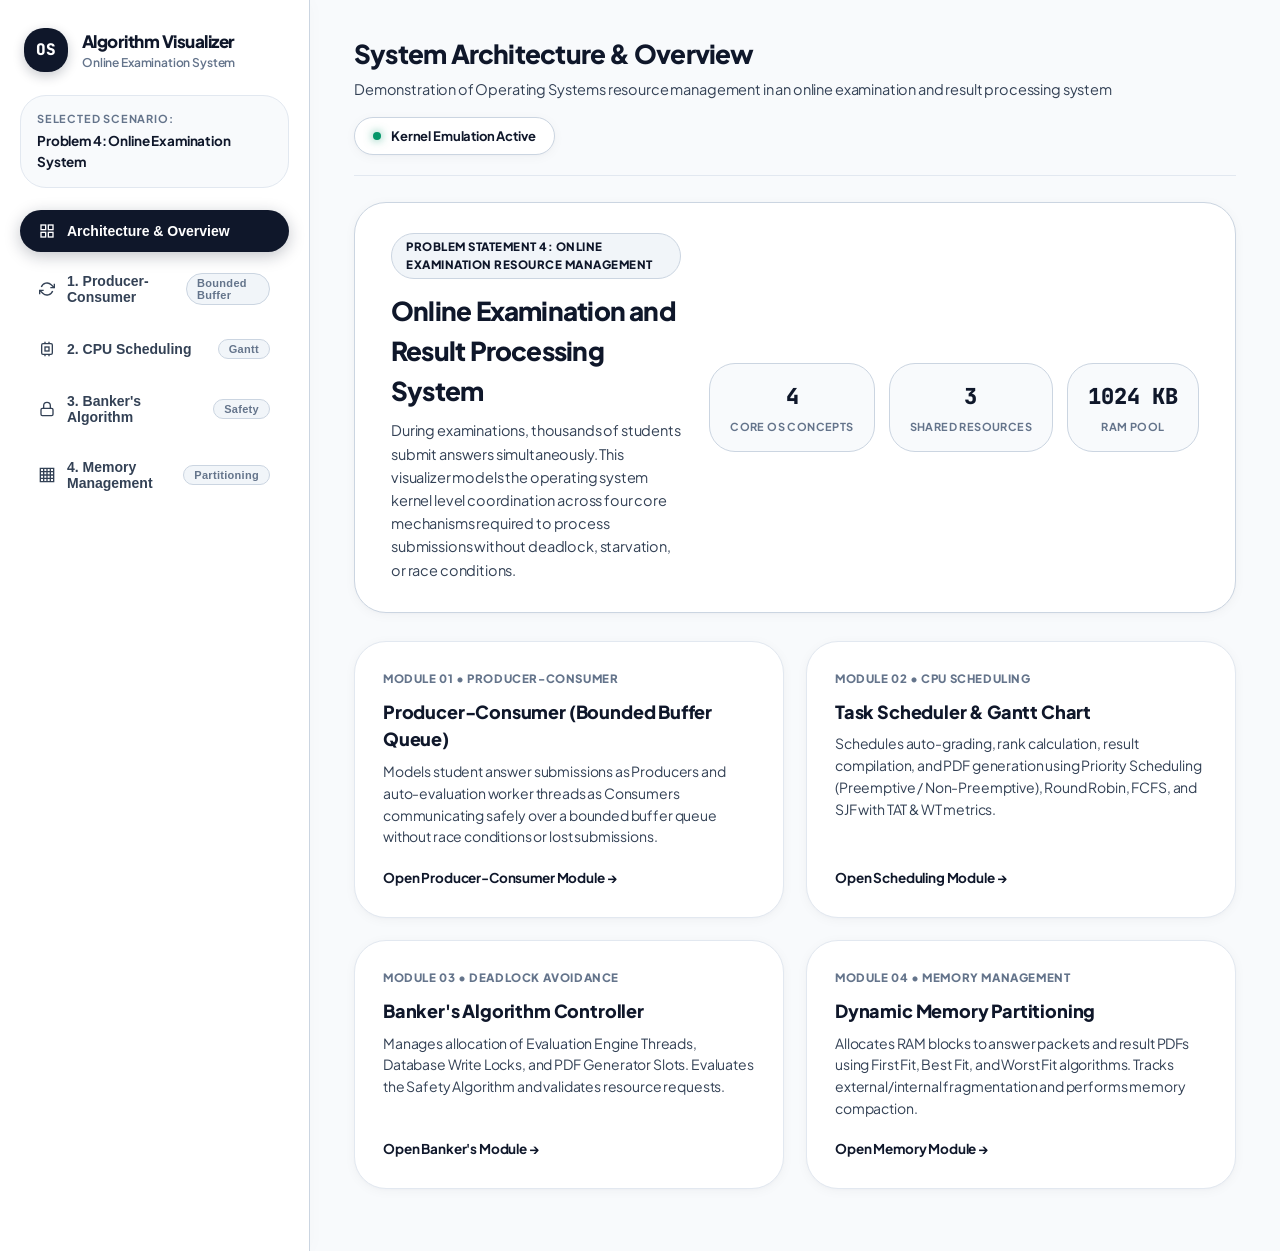
<file: index.html>
<!DOCTYPE html>
<html lang="en">
<head>
  <meta charset="UTF-8">
  <meta name="viewport" content="width=device-width, initial-scale=1.0">
  <title>Operating Systems Resource Management — Online Examination System</title>
  <link rel="preconnect" href="https://fonts.googleapis.com">
  <link rel="preconnect" href="https://fonts.gstatic.com" crossorigin>
  <link href="https://fonts.googleapis.com/css2?family=Plus+Jakarta+Sans:wght@300;400;500;600;700;800&family=JetBrains+Mono:wght@400;500;600&display=swap" rel="stylesheet">
  <link rel="stylesheet" href="style.css">
</head>
<body>
  <div class="app-layout">
    <!-- Sidebar Navigation -->
    <aside class="sidebar">
      <div class="brand">
        <div class="brand-badge">OS</div>
        <div class="brand-text">
          <h1>Algorithm Visualizer</h1>
          <span class="subtitle">Online Examination System</span>
        </div>
      </div>

      <div class="scenario-badge">
        <span class="badge-label">Selected Scenario:</span>
        <span class="badge-title">Problem 4: Online Examination System</span>
      </div>

      <nav class="nav-menu">
        <button class="nav-item active" data-tab="dashboard">
          <svg viewBox="0 0 24 24" width="16" height="16" fill="none" stroke="currentColor" stroke-width="2"><rect x="3" y="3" width="7" height="7"></rect><rect x="14" y="3" width="7" height="7"></rect><rect x="14" y="14" width="7" height="7"></rect><rect x="3" y="14" width="7" height="7"></rect></svg>
          <span>Architecture & Overview</span>
        </button>
        <button class="nav-item" data-tab="sync">
          <svg viewBox="0 0 24 24" width="16" height="16" fill="none" stroke="currentColor" stroke-width="2"><polyline points="23 4 23 10 17 10"></polyline><polyline points="1 20 1 14 7 14"></polyline><path d="M3.51 9a9 9 0 0 1 14.85-3.36L23 10M1 14l4.64 4.36A9 9 0 0 0 20.49 15"></path></svg>
          <span>1. Producer-Consumer</span>
          <span class="pill">Bounded Buffer</span>
        </button>
        <button class="nav-item" data-tab="cpu">
          <svg viewBox="0 0 24 24" width="16" height="16" fill="none" stroke="currentColor" stroke-width="2"><rect x="4" y="4" width="16" height="16" rx="2" ry="2"></rect><rect x="9" y="9" width="6" height="6"></rect><line x1="9" y1="1" x2="9" y2="4"></line><line x1="15" y1="1" x2="15" y2="4"></line><line x1="9" y1="20" x2="9" y2="23"></line><line x1="15" y1="20" x2="15" y2="23"></line></svg>
          <span>2. CPU Scheduling</span>
          <span class="pill">Gantt</span>
        </button>
        <button class="nav-item" data-tab="deadlock">
          <svg viewBox="0 0 24 24" width="16" height="16" fill="none" stroke="currentColor" stroke-width="2"><rect x="3" y="11" width="18" height="11" rx="2" ry="2"></rect><path d="M7 11V7a5 5 0 0 1 10 0v4"></path></svg>
          <span>3. Banker's Algorithm</span>
          <span class="pill">Safety</span>
        </button>
        <button class="nav-item" data-tab="memory">
          <svg viewBox="0 0 24 24" width="16" height="16" fill="none" stroke="currentColor" stroke-width="2"><path d="M2 2h20v20H2z"></path><path d="M7 2v20M12 2v20M17 2v20M2 7h20M2 12h20M2 17h20"></path></svg>
          <span>4. Memory Management</span>
          <span class="pill">Partitioning</span>
        </button>
      </nav>
    </aside>

    <!-- Main Content -->
    <main class="main-content">
      <!-- Header -->
      <header class="top-header">
        <div>
          <h2 id="current-tab-title">System Architecture & Overview</h2>
          <p id="current-tab-desc">Demonstration of Operating Systems resource management in an online examination and result processing system</p>
        </div>
        <div class="header-right">
          <div class="status-indicator">
            <span class="indicator-dot"></span>
            <span>Kernel Emulation Active</span>
          </div>
        </div>
      </header>

      <!-- TAB 0: DASHBOARD / OVERVIEW -->
      <section id="tab-dashboard" class="tab-content active">
        <div class="academic-banner">
          <div class="banner-body">
            <div class="banner-tag">Problem Statement 4: Online Examination Resource Management</div>
            <h2>Online Examination and Result Processing System</h2>
            <p>During examinations, thousands of students submit answers simultaneously. This visualizer models the operating system kernel level coordination across four core mechanisms required to process submissions without deadlock, starvation, or race conditions.</p>
          </div>
          <div class="banner-specs">
            <div class="spec-card">
              <span class="spec-val">4</span>
              <span class="spec-label">Core OS Concepts</span>
            </div>
            <div class="spec-card">
              <span class="spec-val">3</span>
              <span class="spec-label">Shared Resources</span>
            </div>
            <div class="spec-card">
              <span class="spec-val">1024 KB</span>
              <span class="spec-label">RAM Pool</span>
            </div>
          </div>
        </div>

        <div class="modules-grid">
          <div class="module-card" data-goto="sync">
            <div class="card-meta">Module 01 &bull; Producer-Consumer</div>
            <h3>Producer-Consumer (Bounded Buffer Queue)</h3>
            <p>Models student answer submissions as Producers and auto-evaluation worker threads as Consumers communicating safely over a bounded buffer queue without race conditions or lost submissions.</p>
            <span class="card-link">Open Producer-Consumer Module &rarr;</span>
          </div>

          <div class="module-card" data-goto="cpu">
            <div class="card-meta">Module 02 &bull; CPU Scheduling</div>
            <h3>Task Scheduler & Gantt Chart</h3>
            <p>Schedules auto-grading, rank calculation, result compilation, and PDF generation using Priority Scheduling (Preemptive / Non-Preemptive), Round Robin, FCFS, and SJF with TAT &amp; WT metrics.</p>
            <span class="card-link">Open Scheduling Module &rarr;</span>
          </div>

          <div class="module-card" data-goto="deadlock">
            <div class="card-meta">Module 03 &bull; Deadlock Avoidance</div>
            <h3>Banker's Algorithm Controller</h3>
            <p>Manages allocation of Evaluation Engine Threads, Database Write Locks, and PDF Generator Slots. Evaluates the Safety Algorithm and validates resource requests.</p>
            <span class="card-link">Open Banker's Module &rarr;</span>
          </div>

          <div class="module-card" data-goto="memory">
            <div class="card-meta">Module 04 &bull; Memory Management</div>
            <h3>Dynamic Memory Partitioning</h3>
            <p>Allocates RAM blocks to answer packets and result PDFs using First Fit, Best Fit, and Worst Fit algorithms. Tracks external/internal fragmentation and performs memory compaction.</p>
            <span class="card-link">Open Memory Module &rarr;</span>
          </div>
        </div>

      </section>

      <!-- TAB 1: PRODUCER-CONSUMER (SYNC) -->
      <section id="tab-sync" class="tab-content">
        <div class="toolbar">
          <div class="toolbar-left">
            <div class="form-row">
              <label for="buffer-capacity">Buffer Capacity (N):</label>
              <input type="number" id="buffer-capacity" value="8" min="4" max="16">
            </div>
            <button id="btn-add-producer" class="btn btn-secondary">+ Producer Thread</button>
            <button id="btn-add-consumer" class="btn btn-secondary">+ Consumer Thread</button>
            <button id="btn-flash-burst" class="btn btn-accent">Generate Burst Load (5 Submissions)</button>
          </div>
          <div class="toolbar-right">
            <button id="btn-sync-toggle" class="btn btn-primary">Start Real-Time Ingestion</button>
            <button id="btn-sync-reset" class="btn btn-danger">Reset Buffer</button>
          </div>
        </div>

        <div class="split-view">
          <!-- Bounded Buffer Area -->
          <div class="panel">
            <div class="panel-header">
              <h3>Bounded Answer Submission Buffer Queue</h3>
              <div class="legend">
                <span class="legend-item"><span class="box-legend empty"></span> Empty Slot</span>
                <span class="legend-item"><span class="box-legend filled"></span> Queued Submission</span>
                <span class="legend-item"><span class="box-legend busy"></span> Active Read</span>
              </div>
            </div>

            <!-- Semaphores -->
            <div class="semaphore-container">
              <div class="sem-card">
                <span class="sem-title">Mutex Semaphore</span>
                <span id="sem-mutex" class="sem-number">1 (FREE)</span>
              </div>
              <div class="sem-card">
                <span class="sem-title">Empty Slots (empty)</span>
                <span id="sem-empty" class="sem-number">8</span>
              </div>
              <div class="sem-card">
                <span class="sem-title">Filled Slots (full)</span>
                <span id="sem-full" class="sem-number">0</span>
              </div>
              <div class="sem-card">
                <span class="sem-title">Buffer Capacity</span>
                <span id="buffer-util" class="sem-number">0%</span>
              </div>
            </div>

            <!-- Visual Slot Grid -->
            <div class="slot-grid" id="buffer-slots"></div>

            <!-- Thread Activity Table -->
            <div class="thread-grid">
              <div class="thread-panel">
                <h4>Producer Threads (Student Portals)</h4>
                <div class="thread-list" id="producer-list"></div>
              </div>
              <div class="thread-panel">
                <h4>Consumer Threads (Auto-Graders)</h4>
                <div class="thread-list" id="consumer-list"></div>
              </div>
            </div>
          </div>

          <!-- Log and Synchronization Explanation -->
          <div class="panel">
            <div class="panel-header">
              <h3>Synchronization Execution Log</h3>
              <button class="btn btn-sm btn-secondary" id="btn-clear-sync-log">Clear</button>
            </div>
            <div class="log-console" id="sync-log"></div>
            <div class="theory-box">
              <strong>Synchronization Invariant:</strong>
              <code>wait(empty); wait(mutex); // Critical Section: Enqueue Answer; signal(mutex); signal(full);</code>
              <p>Ensures thread-safe answer queueing and prevents submission loss or race conditions under peak exam finish workloads.</p>
            </div>
          </div>
        </div>
      </section>

      <!-- TAB 2: CPU SCHEDULING -->
      <section id="tab-cpu" class="tab-content">
        <div class="toolbar">
          <div class="toolbar-left">
            <div class="form-row">
              <label for="sched-algo">Scheduling Algorithm:</label>
              <select id="sched-algo">
                <option value="priority-nonpreempt">Priority Scheduling (Non-Preemptive)</option>
                <option value="priority-preempt">Priority Scheduling (Preemptive)</option>
                <option value="round-robin">Round Robin (RR)</option>
                <option value="fcfs">First-Come, First-Served (FCFS)</option>
                <option value="sjf">Shortest Job First (SJF)</option>
              </select>
            </div>
            <div class="form-row" id="quantum-group" style="display: none;">
              <label for="time-quantum">Time Quantum (q):</label>
              <input type="number" id="time-quantum" value="2" min="1" max="10">
            </div>
            <button id="btn-load-preset-orders" class="btn btn-secondary">Load Benchmark Preset</button>
            <button id="btn-add-order-task" class="btn btn-secondary">+ Add Exam Task</button>
          </div>
          <div class="toolbar-right">
            <button id="btn-run-scheduler" class="btn btn-primary">Calculate Schedule</button>
            <button id="btn-animate-gantt" class="btn btn-accent">Play Gantt Animation</button>
          </div>
        </div>

        <div class="panel mb-3">
          <div class="panel-header">
            <h3>Active Task Queue</h3>
            <span class="subtext">Note: Lower priority number indicates higher urgency (1 = Highest Priority)</span>
          </div>
          <div class="table-container">
            <table class="academic-table" id="table-cpu-tasks">
              <thead>
                <tr>
                  <th>Task ID</th>
                  <th>Examination Task Description</th>
                  <th>Category</th>
                  <th>Arrival Time (AT)</th>
                  <th>Burst Time (BT)</th>
                  <th>Priority</th>
                  <th>Completion (CT)</th>
                  <th>Turnaround (TAT)</th>
                  <th>Waiting Time (WT)</th>
                  <th>Action</th>
                </tr>
              </thead>
              <tbody id="cpu-task-body"></tbody>
            </table>
          </div>
        </div>

        <div class="panel mb-3">
          <div class="panel-header">
            <h3>Gantt Chart Visualization</h3>
            <span id="gantt-timer" class="timer-badge">Elapsed Time: 0 ms</span>
          </div>
          <div class="gantt-chart-box">
            <div class="gantt-track" id="gantt-timeline"></div>
            <div class="gantt-time-labels" id="gantt-scale"></div>
          </div>
        </div>

        <div class="stats-grid">
          <div class="stat-card">
            <span class="stat-label">Average Turnaround Time (TAT)</span>
            <span class="stat-number" id="metric-avg-tat">0.00 ms</span>
            <span class="stat-formula">TAT = CT - AT</span>
          </div>
          <div class="stat-card">
            <span class="stat-label">Average Waiting Time (WT)</span>
            <span class="stat-number highlight-blue" id="metric-avg-wt">0.00 ms</span>
            <span class="stat-formula">WT = TAT - BT</span>
          </div>
          <div class="stat-card">
            <span class="stat-label">CPU Utilization</span>
            <span class="stat-number" id="metric-cpu-util">100%</span>
            <span class="stat-formula">Busy Time / Total Schedule Length</span>
          </div>
          <div class="stat-card">
            <span class="stat-label">Throughput</span>
            <span class="stat-number" id="metric-throughput">0.00 tasks/ms</span>
            <span class="stat-formula">Completed Tasks / Total Time</span>
          </div>
        </div>
      </section>

      <!-- TAB 3: BANKER'S ALGORITHM (DEADLOCK) -->
      <section id="tab-deadlock" class="tab-content">
        <div class="toolbar">
          <div class="toolbar-left">
            <button id="btn-banker-safe-preset" class="btn btn-secondary">Safe State Benchmark</button>
            <button id="btn-banker-unsafe-preset" class="btn btn-secondary">Unsafe State Scenario</button>
          </div>
          <div class="toolbar-right">
            <button id="btn-run-banker" class="btn btn-primary">Run Safety Algorithm</button>
          </div>
        </div>

        <div class="resources-row mb-3">
          <div class="res-card">
            <div class="res-header">
              <span class="res-code">R1</span>
              <div>
                <strong>Auto-Grading Engine Threads</strong>
                <span class="res-sub">Concurrency slots (Total: 10)</span>
              </div>
            </div>
          </div>
          <div class="res-card">
            <div class="res-header">
              <span class="res-code">R2</span>
              <div>
                <strong>Database Write Locks (Result Ledger)</strong>
                <span class="res-sub">Row-level mutex locks (Total: 5)</span>
              </div>
            </div>
          </div>
          <div class="res-card">
            <div class="res-header">
              <span class="res-code">R3</span>
              <div>
                <strong>PDF Generator &amp; Rank Slots</strong>
                <span class="res-sub">Pooled report card workers (Total: 7)</span>
              </div>
            </div>
          </div>
        </div>

        <div class="split-view">
          <div class="panel">
            <div class="panel-header">
              <h3>System Resource Allocation Matrix</h3>
              <div class="vector-display">
                Available Vector [R1, R2, R3]: <strong id="vector-available">[3, 3, 2]</strong>
              </div>
            </div>

            <div class="table-container">
              <table class="academic-table matrix-table" id="table-banker-matrix">
                <thead>
                  <tr>
                    <th rowspan="2">Process</th>
                    <th colspan="3" class="center header-alloc">Allocation</th>
                    <th colspan="3" class="center header-max">Max Demand</th>
                    <th colspan="3" class="center header-need">Need (Max - Alloc)</th>
                  </tr>
                  <tr>
                    <th>R1</th><th>R2</th><th>R3</th>
                    <th>R1</th><th>R2</th><th>R3</th>
                    <th>R1</th><th>R2</th><th>R3</th>
                  </tr>
                </thead>
                <tbody id="banker-matrix-body"></tbody>
              </table>
            </div>
          </div>

          <div class="panel">
            <div class="panel-header">
              <h3>Safety Algorithm Evaluation</h3>
              <span id="safety-status-badge" class="badge-neutral">Ready</span>
            </div>

            <div class="safety-summary" id="safety-result-box">
              <p>Click "Run Safety Algorithm" to execute the test and determine if a Safe Sequence exists.</p>
            </div>

            <div class="log-console" id="banker-step-log"></div>
          </div>
        </div>

        <!-- Resource Request Form -->
        <div class="panel mt-3">
          <div class="panel-header">
            <h3>Test Resource-Request Algorithm</h3>
            <span class="subtext">Simulates a dynamic request to check if granting it maintains system safety</span>
          </div>
          <div class="request-row">
            <div class="form-row">
              <label for="req-process-select">Exam Task Process:</label>
              <select id="req-process-select"></select>
            </div>
            <div class="form-row">
              <label>Req R1 (Grader):</label>
              <input type="number" id="req-r1" value="1" min="0" max="10">
            </div>
            <div class="form-row">
              <label>Req R2 (DB Lock):</label>
              <input type="number" id="req-r2" value="0" min="0" max="10">
            </div>
            <div class="form-row">
              <label>Req R3 (PDF Slot):</label>
              <input type="number" id="req-r3" value="2" min="0" max="10">
            </div>
            <button id="btn-submit-request" class="btn btn-accent">Evaluate Request</button>
          </div>
          <div id="request-eval-feedback" class="feedback-msg"></div>
        </div>
      </section>

      <!-- TAB 4: MEMORY MANAGEMENT -->
      <section id="tab-memory" class="tab-content">
        <div class="toolbar">
          <div class="toolbar-left">
            <div class="form-row">
              <label for="mem-algo">Allocation Algorithm:</label>
              <select id="mem-algo">
                <option value="first-fit">First Fit</option>
                <option value="best-fit">Best Fit</option>
                <option value="worst-fit">Worst Fit</option>
              </select>
            </div>
            <button id="btn-preset-memory" class="btn btn-secondary">Load Standard RAM State</button>
            <button id="btn-compact-memory" class="btn btn-secondary">Run Memory Compaction</button>
          </div>
          <div class="toolbar-right">
            <button id="btn-reset-memory" class="btn btn-danger">Reset Memory Pool</button>
          </div>
        </div>

        <div class="panel mb-3">
          <div class="panel-header">
            <h3>Request Dynamic Memory Block</h3>
            <span class="subtext">Allocates memory for student login tokens, answer buffers, and rank computation heaps</span>
          </div>
          <div class="request-row">
            <div class="form-row">
              <label for="mem-process-name">Task Label:</label>
              <input type="text" id="mem-process-name" value="SUB #106 (Answer Script Buffer)">
            </div>
            <div class="form-row">
              <label for="mem-process-size">Payload Size (KB):</label>
              <input type="number" id="mem-process-size" value="120" min="10" max="800">
            </div>
            <button id="btn-allocate-mem" class="btn btn-primary">Allocate Memory Block</button>
          </div>
        </div>

        <div class="panel mb-3">
          <div class="panel-header">
            <h3>Physical RAM Partition Map (1024 KB Pool)</h3>
            <div class="legend">
              <span class="legend-item"><span class="box-legend free-mem"></span> Free Memory Hole</span>
              <span class="legend-item"><span class="box-legend alloc-mem"></span> Allocated Block</span>
            </div>
          </div>
          <div class="ram-track-container">
            <div class="ram-track" id="memory-bar"></div>
            <div class="ram-scale" id="memory-scale">
              <span>0 KB</span>
              <span>256 KB</span>
              <span>512 KB</span>
              <span>768 KB</span>
              <span>1024 KB</span>
            </div>
          </div>
        </div>

        <div class="split-view">
          <div class="panel">
            <div class="panel-header">
              <h3>Memory Partition Table</h3>
            </div>
            <div class="table-container">
              <table class="academic-table" id="table-memory-blocks">
                <thead>
                  <tr>
                    <th>Block ID</th>
                    <th>Status</th>
                    <th>Start Address</th>
                    <th>Block Size</th>
                    <th>Allocated Process</th>
                    <th>Payload Size</th>
                    <th>Internal Frag.</th>
                    <th>Action</th>
                  </tr>
                </thead>
                <tbody id="memory-blocks-body"></tbody>
              </table>
            </div>
          </div>

          <div class="panel">
            <div class="panel-header">
              <h3>Fragmentation Analysis</h3>
            </div>
            <div class="stats-grid compact-grid">
              <div class="stat-card">
                <span class="stat-label">Total Free Memory</span>
                <span class="stat-number" id="stat-free-ram">0 KB</span>
              </div>
              <div class="stat-card">
                <span class="stat-label">External Fragmentation</span>
                <span class="stat-number text-warn" id="stat-ext-frag">0 KB</span>
                <span class="stat-formula">Scattered free holes</span>
              </div>
              <div class="stat-card">
                <span class="stat-label">Internal Fragmentation</span>
                <span class="stat-number" id="stat-int-frag">0 KB</span>
                <span class="stat-formula">Unused block space</span>
              </div>
              <div class="stat-card">
                <span class="stat-label">RAM Utilization</span>
                <span class="stat-number text-success" id="stat-ram-util">0%</span>
              </div>
            </div>
          </div>
        </div>
      </section>

    </main>
  </div>

  <!-- Scripts -->
  <script src="js/producer-consumer.js"></script>
  <script src="js/cpu-scheduler.js"></script>
  <script src="js/bankers-algorithm.js"></script>
  <script src="js/memory-manager.js"></script>
  <script src="app.js"></script>
</body>
</html>
</file>
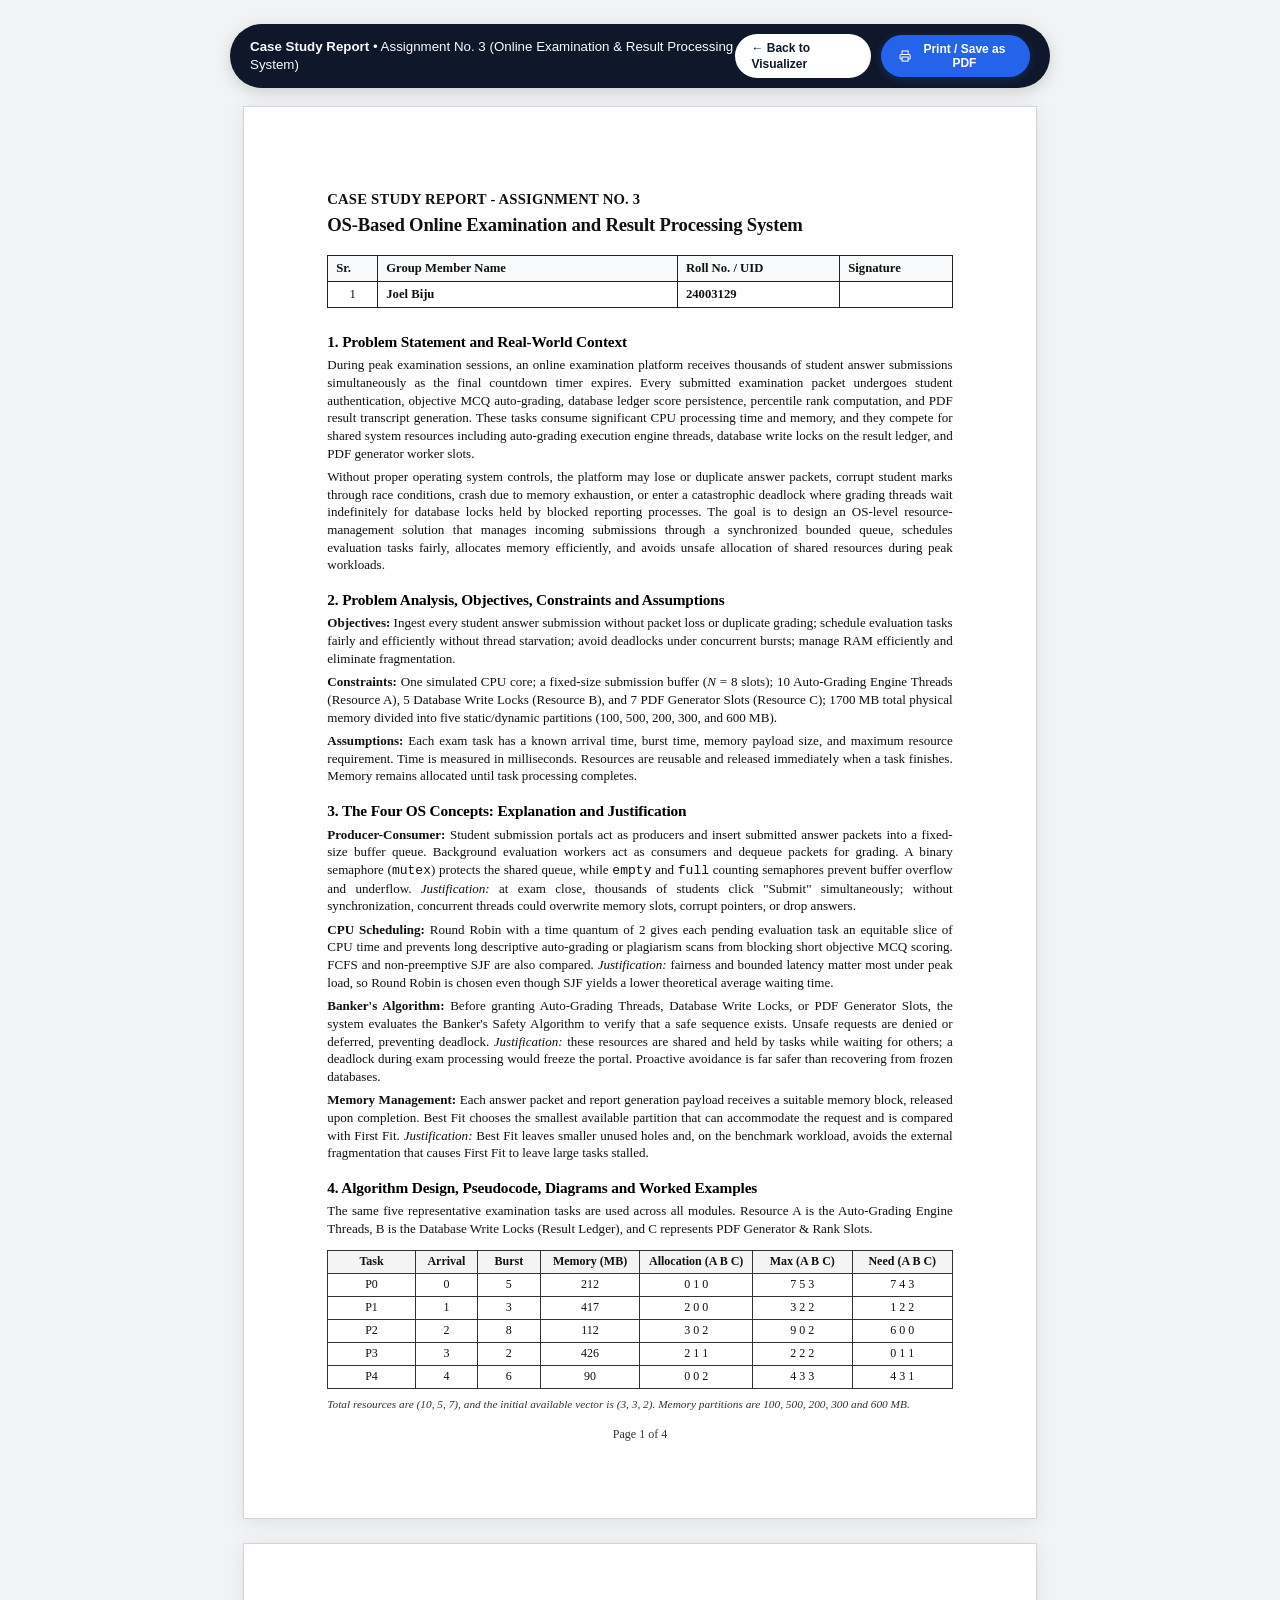
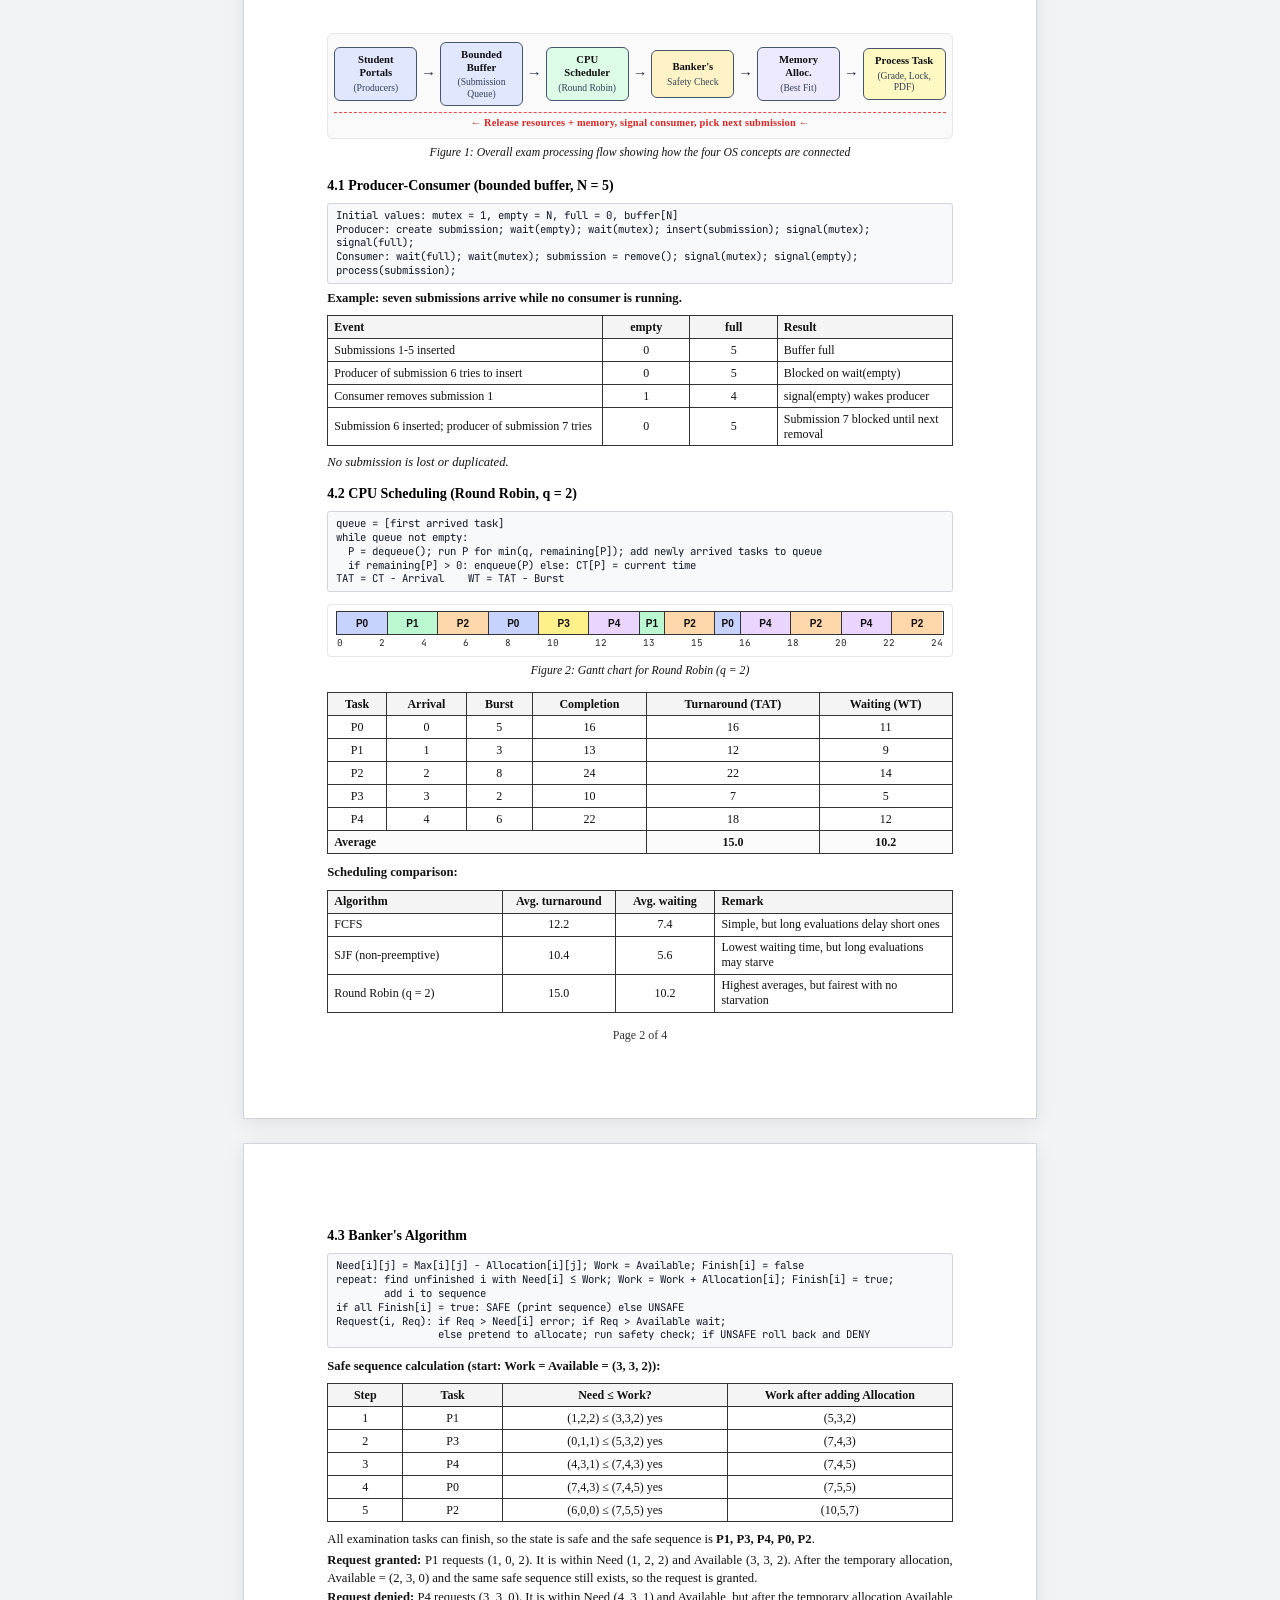
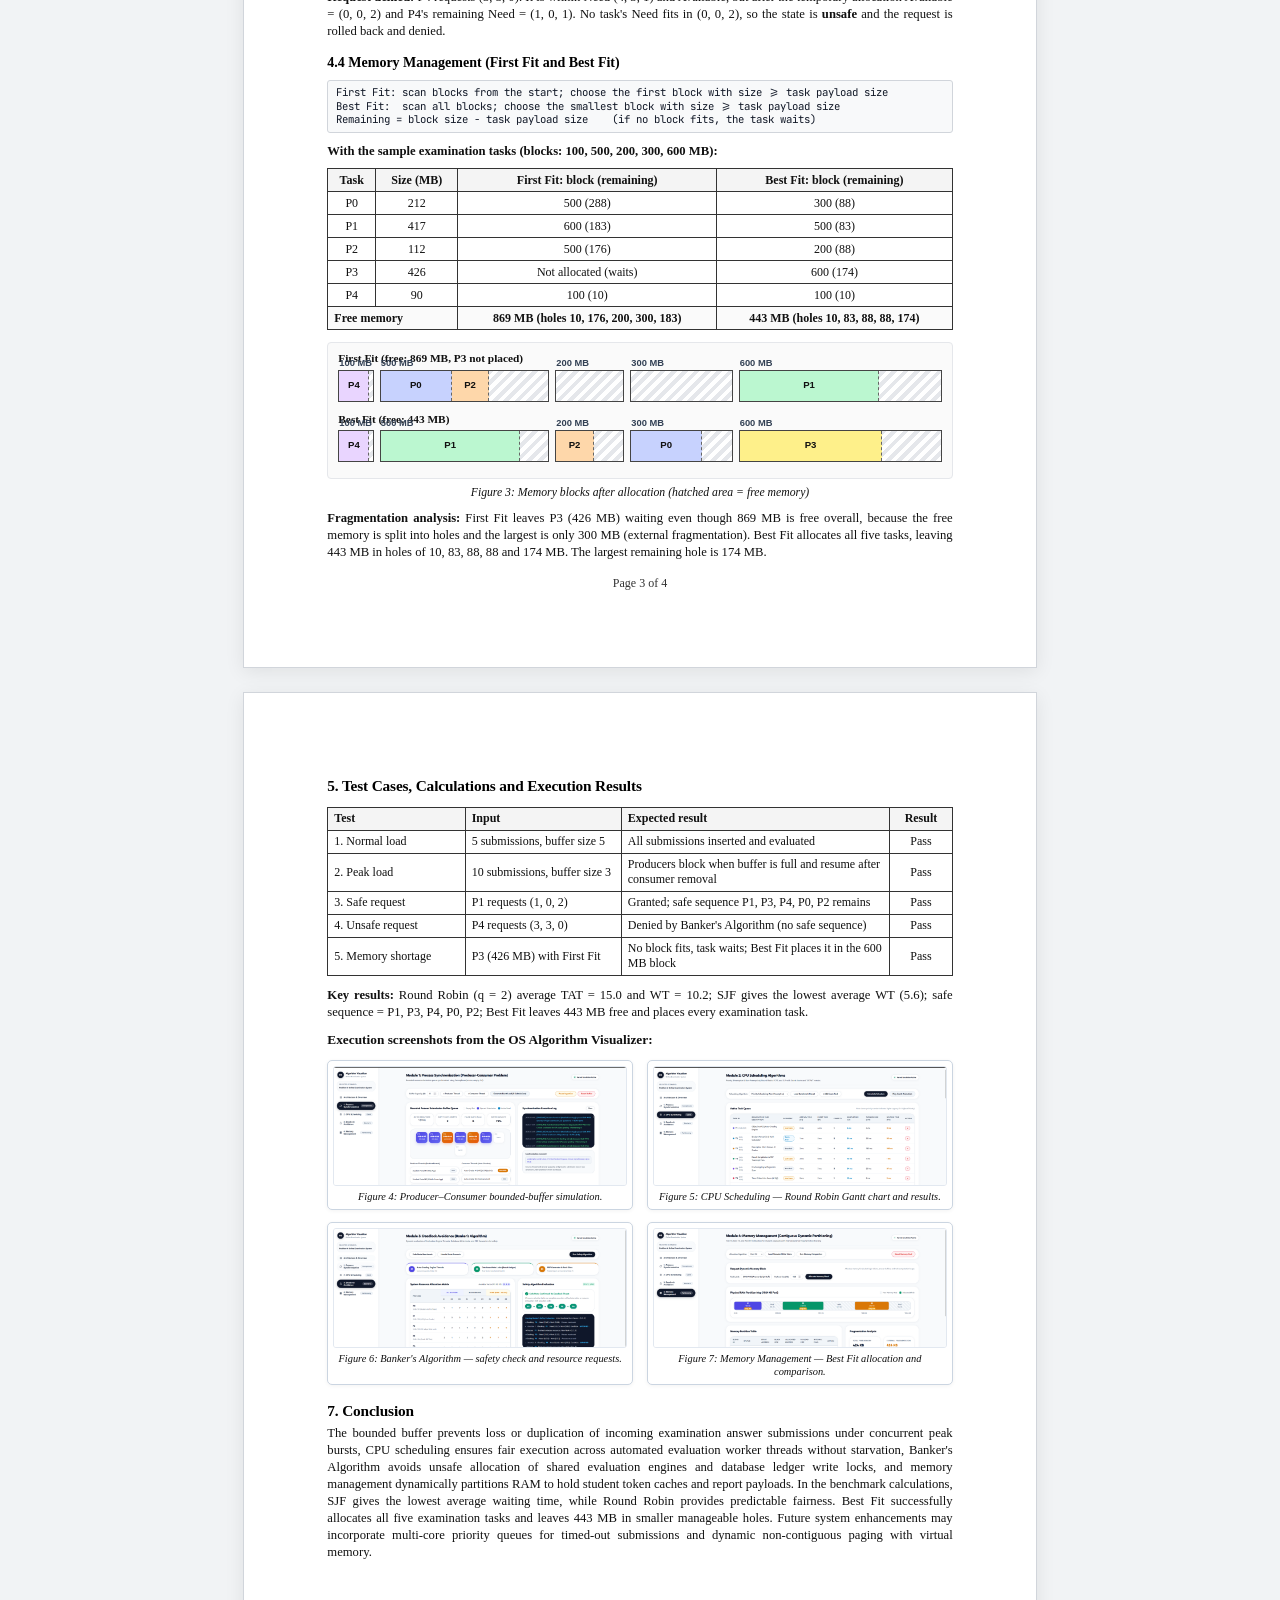
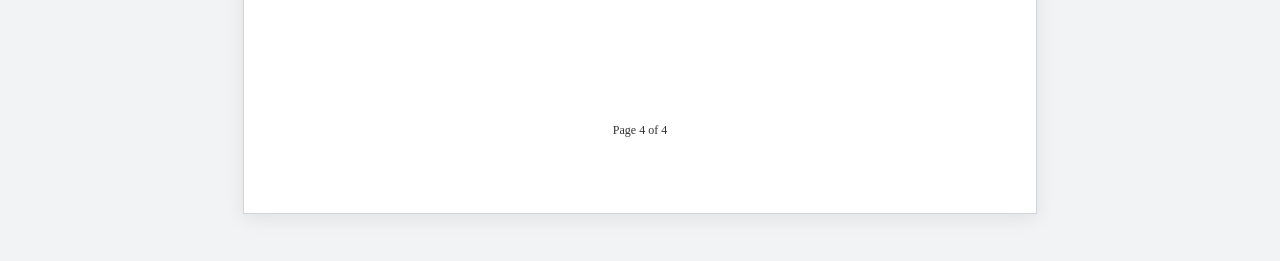
<file: report.html>
<!DOCTYPE html>
<html lang="en">
<head>
  <meta charset="UTF-8">
  <meta name="viewport" content="width=device-width, initial-scale=1.0">
  <title>CASE STUDY REPORT - ASSIGNMENT NO. 3 | OS-Based Online Examination System</title>
  <link rel="preconnect" href="https://fonts.googleapis.com">
  <link rel="preconnect" href="https://fonts.gstatic.com" crossorigin>
  <link href="https://fonts.googleapis.com/css2?family=Crimson+Pro:ital,wght@0,400;0,600;0,700;1,400;1,600&family=JetBrains+Mono:wght@400;500;600&display=swap" rel="stylesheet">
  <style>
    * {
      box-sizing: border-box;
      margin: 0;
      padding: 0;
    }

    body {
      font-family: 'Times New Roman', Times, 'Crimson Pro', Georgia, serif;
      color: #111111;
      background-color: #f1f3f5;
      line-height: 1.34;
      font-size: 10pt;
      padding: 24px 10px;
      -webkit-font-smoothing: antialiased;
    }

    /* Floating navigation bar for viewing / printing */
    .top-action-bar {
      max-width: 820px;
      margin: 0 auto 18px auto;
      display: flex;
      justify-content: space-between;
      align-items: center;
      background: #0f172a;
      padding: 10px 20px;
      border-radius: 9999px;
      color: #f8fafc;
      box-shadow: 0 4px 16px rgba(0, 0, 0, 0.15);
      font-family: -apple-system, BlinkMacSystemFont, "Segoe UI", Roboto, sans-serif;
    }
    .top-action-bar a {
      background: #ffffff;
      color: #0f172a;
      text-decoration: none;
      padding: 6px 16px;
      border-radius: 9999px;
      font-weight: 700;
      font-size: 12px;
      display: inline-flex;
      align-items: center;
      gap: 6px;
      transition: all 0.2s;
    }
    .top-action-bar a:hover {
      background: #f1f5f9;
      transform: translateY(-1px);
    }
    .top-action-bar button {
      background: #2563eb;
      color: #ffffff;
      border: none;
      padding: 7px 18px;
      border-radius: 9999px;
      font-weight: 700;
      font-size: 12px;
      cursor: pointer;
      display: inline-flex;
      align-items: center;
      gap: 6px;
      box-shadow: 0 2px 8px rgba(37, 99, 235, 0.3);
      transition: all 0.2s;
    }
    .top-action-bar button:hover {
      background: #1d4ed8;
      transform: translateY(-1px);
    }

    /* Page container styled strictly like standard A4 document */
    .report-sheet {
      width: 210mm;
      max-width: 820px;
      min-height: 297mm;
      margin: 0 auto 24px auto;
      background: #ffffff;
      padding: 22mm 22mm 20mm 22mm;
      border: 1px solid #d1d5db;
      box-shadow: 0 4px 18px rgba(0, 0, 0, 0.08);
      position: relative;
      page-break-after: always;
      display: flex;
      flex-direction: column;
    }

    .report-header {
      margin-bottom: 8px;
    }
    .report-sub {
      font-size: 11pt;
      font-weight: 700;
      letter-spacing: 0.2px;
      text-transform: uppercase;
      margin-bottom: 2px;
    }
    .report-title {
      font-size: 14pt;
      font-weight: 800;
      letter-spacing: -0.01em;
      margin-bottom: 10px;
    }

    /* Student Member Table */
    .member-table {
      width: 100%;
      border-collapse: collapse;
      margin-bottom: 14px;
      font-size: 9.5pt;
    }
    .member-table th, .member-table td {
      border: 1px solid #222222;
      padding: 4px 8px;
      text-align: left;
    }
    .member-table th {
      background: #f8f9fa;
      font-weight: 700;
    }

    /* Headings */
    h2.sec-title {
      font-size: 11.5pt;
      font-weight: 800;
      margin-top: 10px;
      margin-bottom: 4px;
      color: #000000;
      letter-spacing: -0.01em;
    }
    h3.subsec-title {
      font-size: 10.5pt;
      font-weight: 800;
      margin-top: 8px;
      margin-bottom: 3px;
      color: #000000;
    }

    p {
      text-align: justify;
      margin-bottom: 6px;
      font-size: 9.8pt;
      line-height: 1.35;
    }

    /* Tables */
    .data-table {
      width: 100%;
      border-collapse: collapse;
      margin: 6px 0;
      font-size: 9pt;
      line-height: 1.25;
    }
    .data-table th, .data-table td {
      border: 1px solid #333333;
      padding: 3.5px 6px;
      text-align: center;
    }
    .data-table th {
      background: #f4f4f4;
      font-weight: 700;
    }
    .data-table td.left {
      text-align: left;
    }
    .data-table tr.avg-row {
      font-weight: 700;
      background: #fafafa;
    }
    .table-note {
      font-size: 8.5pt;
      font-style: italic;
      margin-top: 2px;
      color: #333333;
    }

    /* Pseudocode Boxes */
    .code-box {
      background: #f8f9fa;
      border: 1px solid #d1d5db;
      border-radius: 3px;
      padding: 5px 8px;
      font-family: 'JetBrains Mono', Consolas, Monaco, monospace;
      font-size: 8pt;
      line-height: 1.3;
      margin: 4px 0 6px 0;
      color: #111827;
      white-space: pre-wrap;
    }

    /* Captions */
    .figure-caption {
      text-align: center;
      font-style: italic;
      font-size: 8.8pt;
      margin: 4px 0 8px 0;
      color: #111111;
    }

    /* Flowchart Figure 1 */
    .flow-diagram-wrapper {
      margin: 6px 0 2px 0;
      padding: 8px 6px;
      border: 1px solid #e5e7eb;
      background: #fafafa;
      border-radius: 6px;
    }
    .flow-boxes {
      display: flex;
      align-items: center;
      justify-content: space-between;
      gap: 4px;
    }
    .flow-node {
      border: 1px solid #475569;
      border-radius: 6px;
      padding: 6px 8px;
      text-align: center;
      font-size: 8pt;
      font-weight: 700;
      line-height: 1.2;
      flex: 1;
      min-height: 48px;
      display: flex;
      flex-direction: column;
      justify-content: center;
    }
    .flow-node small {
      font-size: 7.2pt;
      font-weight: normal;
      color: #334155;
      margin-top: 2px;
    }
    .node-prod { background: #e0e7ff; }
    .node-buf  { background: #e0e7ff; }
    .node-cpu  { background: #dcfce7; }
    .node-bank { background: #fef3c7; }
    .node-mem  { background: #ede9fe; }
    .node-proc { background: #fef9c3; }

    .flow-arr {
      font-size: 11pt;
      font-weight: bold;
      color: #1e293b;
    }
    .flow-return-arrow {
      text-align: center;
      font-size: 7.8pt;
      font-weight: 600;
      color: #dc2626;
      border-top: 1px dashed #ef4444;
      margin-top: 6px;
      padding-top: 3px;
      letter-spacing: 0.2px;
    }

    /* Gantt Chart Figure 2 */
    .gantt-wrapper {
      margin: 6px 0 2px 0;
      padding: 6px 8px;
      border: 1px solid #e5e7eb;
      background: #ffffff;
      border-radius: 4px;
    }
    .gantt-bar {
      display: flex;
      height: 24px;
      border: 1px solid #333333;
      overflow: hidden;
    }
    .g-block {
      display: flex;
      align-items: center;
      justify-content: center;
      font-size: 7.5pt;
      font-weight: 700;
      border-right: 1px solid #333333;
      color: #111111;
      font-family: -apple-system, BlinkMacSystemFont, "Segoe UI", Roboto, sans-serif;
    }
    .g-block:last-child { border-right: none; }
    .bg-p0 { background: #c7d2fe; }
    .bg-p1 { background: #bbf7d0; }
    .bg-p2 { background: #fed7aa; }
    .bg-p3 { background: #fef08a; }
    .bg-p4 { background: #e9d5ff; }

    .gantt-ticks {
      display: flex;
      justify-content: space-between;
      font-size: 7pt;
      font-family: 'JetBrains Mono', Consolas, monospace;
      margin-top: 2px;
      color: #222222;
      padding: 0 1px;
    }

    /* Memory Diagram Figure 3 */
    .mem-diagram-wrapper {
      margin: 6px 0 2px 0;
      padding: 8px 10px;
      border: 1px solid #e5e7eb;
      background: #fafafa;
      border-radius: 4px;
    }
    .mem-row-title {
      font-size: 8.5pt;
      font-weight: 700;
      margin-bottom: 3px;
    }
    .mem-bar-row {
      display: flex;
      gap: 6px;
      margin-bottom: 8px;
    }
    .mem-box {
      border: 1px solid #444444;
      height: 32px;
      display: flex;
      flex-direction: column;
      justify-content: center;
      align-items: center;
      font-size: 7.5pt;
      position: relative;
      background: #ffffff;
      font-family: -apple-system, BlinkMacSystemFont, "Segoe UI", Roboto, sans-serif;
    }
    .mem-box .box-lbl {
      position: absolute;
      top: -14px;
      left: 0;
      font-size: 7pt;
      font-weight: 600;
      color: #334155;
    }
    .mem-box-content {
      display: flex;
      width: 100%;
      height: 100%;
    }
    .mem-occ {
      background: #c7d2fe;
      display: flex;
      align-items: center;
      justify-content: center;
      font-weight: 700;
      font-size: 7.2pt;
      border-right: 1px dashed #666666;
    }
    .mem-occ.orange { background: #fed7aa; }
    .mem-occ.green  { background: #bbf7d0; }
    .mem-occ.yellow { background: #fef08a; }
    .mem-occ.purple { background: #e9d5ff; }

    .mem-free {
      background: repeating-linear-gradient(-45deg, #ffffff, #ffffff 4px, #e5e7eb 4px, #e5e7eb 8px);
      flex-grow: 1;
      display: flex;
      align-items: center;
      justify-content: center;
      font-size: 7pt;
      font-weight: 600;
      color: #4b5563;
    }

    /* Page 4: Screenshots 2x2 Grid */
    .screenshots-grid {
      display: grid;
      grid-template-columns: 1fr 1fr;
      gap: 12px 14px;
      margin: 8px 0;
    }
    .screenshot-card {
      border: 1px solid #cbd5e1;
      border-radius: 5px;
      padding: 5px;
      background: #ffffff;
      box-shadow: 0 1px 4px rgba(0, 0, 0, 0.05);
    }
    .screenshot-card img {
      width: 100%;
      height: 120px;
      object-fit: cover;
      object-position: top center;
      border-radius: 3px;
      border: 1px solid #e2e8f0;
      display: block;
    }
    .screenshot-card .figure-caption {
      margin: 4px 0 1px 0;
      font-size: 7.8pt;
      line-height: 1.25;
    }

    /* Footer */
    .page-footer {
      margin-top: auto;
      text-align: center;
      font-size: 9pt;
      color: #333333;
      padding-top: 8px;
    }

    /* Print Styles for EXACT 4 A4 Pages */
    @media print {
      body {
        background: #ffffff;
        padding: 0;
      }
      .top-action-bar {
        display: none !important;
      }
      @page {
        size: A4;
        margin: 0;
      }
      .report-sheet {
        box-shadow: none !important;
        border: none !important;
        width: 210mm !important;
        height: 297mm !important;
        min-height: 297mm !important;
        max-height: 297mm !important;
        padding: 16mm 20mm 15mm 20mm !important;
        margin: 0 !important;
        page-break-after: always !important;
        page-break-inside: avoid !important;
      }
    }
  </style>
</head>
<body>

  <!-- Top Action Bar -->
  <div class="top-action-bar">
    <div>
      <strong>Case Study Report</strong> &bull; Assignment No. 3 (Online Examination & Result Processing System)
    </div>
    <div style="display: flex; gap: 10px; align-items: center;">
      <a href="index.html">&larr; Back to Visualizer</a>
      <button onclick="window.print()">
        <svg viewBox="0 0 24 24" width="14" height="14" fill="none" stroke="currentColor" stroke-width="2"><polyline points="6 9 6 2 18 2 18 9"></polyline><path d="M6 18H4a2 2 0 0 1-2-2v-5a2 2 0 0 1 2-2h16a2 2 0 0 1 2 2v5a2 2 0 0 1-2 2h-2"></path><rect x="6" y="14" width="12" height="8"></rect></svg>
        Print / Save as PDF
      </button>
    </div>
  </div>

  <!-- ============================================================
       PAGE 1 OF 4
       ============================================================ -->
  <div class="report-sheet">
    <div class="report-header">
      <div class="report-sub">CASE STUDY REPORT - ASSIGNMENT NO. 3</div>
      <h1 class="report-title">OS-Based Online Examination and Result Processing System</h1>
    </div>

    <table class="member-table">
      <thead>
        <tr>
          <th style="width: 8%;">Sr.</th>
          <th style="width: 48%;">Group Member Name</th>
          <th style="width: 26%;">Roll No. / UID</th>
          <th style="width: 18%;">Signature</th>
        </tr>
      </thead>
      <tbody>
        <tr>
          <td style="text-align: center;">1</td>
          <td><strong>Joel Biju</strong></td>
          <td><strong>24003129</strong></td>
          <td></td>
        </tr>
      </tbody>
    </table>

    <h2 class="sec-title">1. Problem Statement and Real-World Context</h2>
    <p>
      During peak examination sessions, an online examination platform receives thousands of student answer submissions simultaneously as the final countdown timer expires. Every submitted examination packet undergoes student authentication, objective MCQ auto-grading, database ledger score persistence, percentile rank computation, and PDF result transcript generation. These tasks consume significant CPU processing time and memory, and they compete for shared system resources including auto-grading execution engine threads, database write locks on the result ledger, and PDF generator worker slots.
    </p>
    <p>
      Without proper operating system controls, the platform may lose or duplicate answer packets, corrupt student marks through race conditions, crash due to memory exhaustion, or enter a catastrophic deadlock where grading threads wait indefinitely for database locks held by blocked reporting processes. The goal is to design an OS-level resource-management solution that manages incoming submissions through a synchronized bounded queue, schedules evaluation tasks fairly, allocates memory efficiently, and avoids unsafe allocation of shared resources during peak workloads.
    </p>

    <h2 class="sec-title">2. Problem Analysis, Objectives, Constraints and Assumptions</h2>
    <p>
      <strong>Objectives:</strong> Ingest every student answer submission without packet loss or duplicate grading; schedule evaluation tasks fairly and efficiently without thread starvation; avoid deadlocks under concurrent bursts; manage RAM efficiently and eliminate fragmentation.
    </p>
    <p>
      <strong>Constraints:</strong> One simulated CPU core; a fixed-size submission buffer (<em>N</em> = 8 slots); 10 Auto-Grading Engine Threads (Resource A), 5 Database Write Locks (Resource B), and 7 PDF Generator Slots (Resource C); 1700 MB total physical memory divided into five static/dynamic partitions (100, 500, 200, 300, and 600 MB).
    </p>
    <p>
      <strong>Assumptions:</strong> Each exam task has a known arrival time, burst time, memory payload size, and maximum resource requirement. Time is measured in milliseconds. Resources are reusable and released immediately when a task finishes. Memory remains allocated until task processing completes.
    </p>

    <h2 class="sec-title">3. The Four OS Concepts: Explanation and Justification</h2>
    <p>
      <strong>Producer-Consumer:</strong> Student submission portals act as producers and insert submitted answer packets into a fixed-size buffer queue. Background evaluation workers act as consumers and dequeue packets for grading. A binary semaphore (<code>mutex</code>) protects the shared queue, while <code>empty</code> and <code>full</code> counting semaphores prevent buffer overflow and underflow. <em>Justification:</em> at exam close, thousands of students click "Submit" simultaneously; without synchronization, concurrent threads could overwrite memory slots, corrupt pointers, or drop answers.
    </p>
    <p>
      <strong>CPU Scheduling:</strong> Round Robin with a time quantum of 2 gives each pending evaluation task an equitable slice of CPU time and prevents long descriptive auto-grading or plagiarism scans from blocking short objective MCQ scoring. FCFS and non-preemptive SJF are also compared. <em>Justification:</em> fairness and bounded latency matter most under peak load, so Round Robin is chosen even though SJF yields a lower theoretical average waiting time.
    </p>
    <p>
      <strong>Banker's Algorithm:</strong> Before granting Auto-Grading Threads, Database Write Locks, or PDF Generator Slots, the system evaluates the Banker's Safety Algorithm to verify that a safe sequence exists. Unsafe requests are denied or deferred, preventing deadlock. <em>Justification:</em> these resources are shared and held by tasks while waiting for others; a deadlock during exam processing would freeze the portal. Proactive avoidance is far safer than recovering from frozen databases.
    </p>
    <p>
      <strong>Memory Management:</strong> Each answer packet and report generation payload receives a suitable memory block, released upon completion. Best Fit chooses the smallest available partition that can accommodate the request and is compared with First Fit. <em>Justification:</em> Best Fit leaves smaller unused holes and, on the benchmark workload, avoids the external fragmentation that causes First Fit to leave large tasks stalled.
    </p>

    <h2 class="sec-title">4. Algorithm Design, Pseudocode, Diagrams and Worked Examples</h2>
    <p>
      The same five representative examination tasks are used across all modules. Resource A is the Auto-Grading Engine Threads, B is the Database Write Locks (Result Ledger), and C represents PDF Generator &amp; Rank Slots.
    </p>

    <table class="data-table">
      <thead>
        <tr>
          <th style="width: 14%;">Task</th>
          <th style="width: 10%;">Arrival</th>
          <th style="width: 10%;">Burst</th>
          <th style="width: 16%;">Memory (MB)</th>
          <th style="width: 18%;">Allocation (A B C)</th>
          <th style="width: 16%;">Max (A B C)</th>
          <th style="width: 16%;">Need (A B C)</th>
        </tr>
      </thead>
      <tbody>
        <tr><td>P0</td><td>0</td><td>5</td><td>212</td><td>0 1 0</td><td>7 5 3</td><td>7 4 3</td></tr>
        <tr><td>P1</td><td>1</td><td>3</td><td>417</td><td>2 0 0</td><td>3 2 2</td><td>1 2 2</td></tr>
        <tr><td>P2</td><td>2</td><td>8</td><td>112</td><td>3 0 2</td><td>9 0 2</td><td>6 0 0</td></tr>
        <tr><td>P3</td><td>3</td><td>2</td><td>426</td><td>2 1 1</td><td>2 2 2</td><td>0 1 1</td></tr>
        <tr><td>P4</td><td>4</td><td>6</td><td>90</td><td>0 0 2</td><td>4 3 3</td><td>4 3 1</td></tr>
      </tbody>
    </table>
    <p class="table-note">
      Total resources are (10, 5, 7), and the initial available vector is (3, 3, 2). Memory partitions are 100, 500, 200, 300 and 600 MB.
    </p>

    <div class="page-footer">Page 1 of 4</div>
  </div>

  <!-- ============================================================
       PAGE 2 OF 4
       ============================================================ -->
  <div class="report-sheet">
    <!-- Flowchart Figure 1 -->
    <div class="flow-diagram-wrapper">
      <div class="flow-boxes">
        <div class="flow-node node-prod">
          <strong>Student Portals</strong>
          <small>(Producers)</small>
        </div>
        <div class="flow-arr">&rarr;</div>
        <div class="flow-node node-buf">
          <strong>Bounded Buffer</strong>
          <small>(Submission Queue)</small>
        </div>
        <div class="flow-arr">&rarr;</div>
        <div class="flow-node node-cpu">
          <strong>CPU Scheduler</strong>
          <small>(Round Robin)</small>
        </div>
        <div class="flow-arr">&rarr;</div>
        <div class="flow-node node-bank">
          <strong>Banker's</strong>
          <small>Safety Check</small>
        </div>
        <div class="flow-arr">&rarr;</div>
        <div class="flow-node node-mem">
          <strong>Memory Alloc.</strong>
          <small>(Best Fit)</small>
        </div>
        <div class="flow-arr">&rarr;</div>
        <div class="flow-node node-proc">
          <strong>Process Task</strong>
          <small>(Grade, Lock, PDF)</small>
        </div>
      </div>
      <div class="flow-return-arrow">&larr; Release resources + memory, signal consumer, pick next submission &larr;</div>
    </div>
    <div class="figure-caption">Figure 1: Overall exam processing flow showing how the four OS concepts are connected</div>

    <h3 class="subsec-title">4.1 Producer-Consumer (bounded buffer, N = 5)</h3>
    <div class="code-box">Initial values: mutex = 1, empty = N, full = 0, buffer[N]
Producer: create submission; wait(empty); wait(mutex); insert(submission); signal(mutex); signal(full);
Consumer: wait(full); wait(mutex); submission = remove(); signal(mutex); signal(empty); process(submission);</div>

    <p style="font-weight: 700; font-size: 9.5pt; margin-bottom: 2px;">Example: seven submissions arrive while no consumer is running.</p>
    <table class="data-table">
      <thead>
        <tr>
          <th style="width: 44%; text-align: left;">Event</th>
          <th style="width: 14%;">empty</th>
          <th style="width: 14%;">full</th>
          <th style="width: 28%; text-align: left;">Result</th>
        </tr>
      </thead>
      <tbody>
        <tr><td class="left">Submissions 1-5 inserted</td><td>0</td><td>5</td><td class="left">Buffer full</td></tr>
        <tr><td class="left">Producer of submission 6 tries to insert</td><td>0</td><td>5</td><td class="left">Blocked on wait(empty)</td></tr>
        <tr><td class="left">Consumer removes submission 1</td><td>1</td><td>4</td><td class="left">signal(empty) wakes producer</td></tr>
        <tr><td class="left">Submission 6 inserted; producer of submission 7 tries</td><td>0</td><td>5</td><td class="left">Submission 7 blocked until next removal</td></tr>
      </tbody>
    </table>
    <p style="font-size: 9.5pt; margin-top: 2px;"><em>No submission is lost or duplicated.</em></p>

    <h3 class="subsec-title" style="margin-top: 8px;">4.2 CPU Scheduling (Round Robin, q = 2)</h3>
    <div class="code-box">queue = [first arrived task]
while queue not empty:
  P = dequeue(); run P for min(q, remaining[P]); add newly arrived tasks to queue
  if remaining[P] > 0: enqueue(P) else: CT[P] = current time
TAT = CT - Arrival    WT = TAT - Burst</div>

    <!-- Figure 2: Gantt Chart -->
    <div class="gantt-wrapper">
      <div class="gantt-bar">
        <div class="g-block bg-p0" style="width: 8.33%;">P0</div>
        <div class="g-block bg-p1" style="width: 8.33%;">P1</div>
        <div class="g-block bg-p2" style="width: 8.33%;">P2</div>
        <div class="g-block bg-p0" style="width: 8.33%;">P0</div>
        <div class="g-block bg-p3" style="width: 8.33%;">P3</div>
        <div class="g-block bg-p4" style="width: 8.33%;">P4</div>
        <div class="g-block bg-p1" style="width: 4.17%;">P1</div>
        <div class="g-block bg-p2" style="width: 8.33%;">P2</div>
        <div class="g-block bg-p0" style="width: 4.17%;">P0</div>
        <div class="g-block bg-p4" style="width: 8.33%;">P4</div>
        <div class="g-block bg-p2" style="width: 8.33%;">P2</div>
        <div class="g-block bg-p4" style="width: 8.33%;">P4</div>
        <div class="g-block bg-p2" style="width: 8.33%;">P2</div>
      </div>
      <div class="gantt-ticks">
        <span>0</span><span>2</span><span>4</span><span>6</span><span>8</span><span>10</span><span>12</span><span>13</span><span>15</span><span>16</span><span>18</span><span>20</span><span>22</span><span>24</span>
      </div>
    </div>
    <div class="figure-caption">Figure 2: Gantt chart for Round Robin (q = 2)</div>

    <table class="data-table">
      <thead>
        <tr>
          <th>Task</th><th>Arrival</th><th>Burst</th><th>Completion</th><th>Turnaround (TAT)</th><th>Waiting (WT)</th>
        </tr>
      </thead>
      <tbody>
        <tr><td>P0</td><td>0</td><td>5</td><td>16</td><td>16</td><td>11</td></tr>
        <tr><td>P1</td><td>1</td><td>3</td><td>13</td><td>12</td><td>9</td></tr>
        <tr><td>P2</td><td>2</td><td>8</td><td>24</td><td>22</td><td>14</td></tr>
        <tr><td>P3</td><td>3</td><td>2</td><td>10</td><td>7</td><td>5</td></tr>
        <tr><td>P4</td><td>4</td><td>6</td><td>22</td><td>18</td><td>12</td></tr>
        <tr class="avg-row"><td colspan="4" class="left">Average</td><td>15.0</td><td>10.2</td></tr>
      </tbody>
    </table>

    <p style="font-weight: 700; font-size: 9.5pt; margin: 4px 0 2px 0;">Scheduling comparison:</p>
    <table class="data-table">
      <thead>
        <tr>
          <th style="width: 28%; text-align: left;">Algorithm</th>
          <th style="width: 18%;">Avg. turnaround</th>
          <th style="width: 16%;">Avg. waiting</th>
          <th style="width: 38%; text-align: left;">Remark</th>
        </tr>
      </thead>
      <tbody>
        <tr><td class="left">FCFS</td><td>12.2</td><td>7.4</td><td class="left">Simple, but long evaluations delay short ones</td></tr>
        <tr><td class="left">SJF (non-preemptive)</td><td>10.4</td><td>5.6</td><td class="left">Lowest waiting time, but long evaluations may starve</td></tr>
        <tr><td class="left">Round Robin (q = 2)</td><td>15.0</td><td>10.2</td><td class="left">Highest averages, but fairest with no starvation</td></tr>
      </tbody>
    </table>

    <div class="page-footer">Page 2 of 4</div>
  </div>

  <!-- ============================================================
       PAGE 3 OF 4
       ============================================================ -->
  <div class="report-sheet">
    <h3 class="subsec-title" style="margin-top: 0;">4.3 Banker's Algorithm</h3>
    <div class="code-box">Need[i][j] = Max[i][j] - Allocation[i][j]; Work = Available; Finish[i] = false
repeat: find unfinished i with Need[i] &le; Work; Work = Work + Allocation[i]; Finish[i] = true;
        add i to sequence
if all Finish[i] = true: SAFE (print sequence) else UNSAFE
Request(i, Req): if Req &gt; Need[i] error; if Req &gt; Available wait;
                 else pretend to allocate; run safety check; if UNSAFE roll back and DENY</div>

    <p style="font-weight: 700; font-size: 9.5pt; margin: 4px 0 2px 0;">Safe sequence calculation (start: Work = Available = (3, 3, 2)):</p>
    <table class="data-table">
      <thead>
        <tr>
          <th style="width: 12%;">Step</th>
          <th style="width: 16%;">Task</th>
          <th style="width: 36%;">Need &le; Work?</th>
          <th style="width: 36%;">Work after adding Allocation</th>
        </tr>
      </thead>
      <tbody>
        <tr><td>1</td><td>P1</td><td>(1,2,2) &le; (3,3,2) yes</td><td>(5,3,2)</td></tr>
        <tr><td>2</td><td>P3</td><td>(0,1,1) &le; (5,3,2) yes</td><td>(7,4,3)</td></tr>
        <tr><td>3</td><td>P4</td><td>(4,3,1) &le; (7,4,3) yes</td><td>(7,4,5)</td></tr>
        <tr><td>4</td><td>P0</td><td>(7,4,3) &le; (7,4,5) yes</td><td>(7,5,5)</td></tr>
        <tr><td>5</td><td>P2</td><td>(6,0,0) &le; (7,5,5) yes</td><td>(10,5,7)</td></tr>
      </tbody>
    </table>
    <p style="font-size: 9.5pt; margin: 3px 0 4px 0;">
      All examination tasks can finish, so the state is safe and the safe sequence is <strong>P1, P3, P4, P0, P2</strong>.
    </p>
    <p style="font-size: 9.5pt; margin-bottom: 2px;">
      <strong>Request granted:</strong> P1 requests (1, 0, 2). It is within Need (1, 2, 2) and Available (3, 3, 2). After the temporary allocation, Available = (2, 3, 0) and the same safe sequence still exists, so the request is granted.
    </p>
    <p style="font-size: 9.5pt; margin-bottom: 6px;">
      <strong>Request denied:</strong> P4 requests (3, 3, 0). It is within Need (4, 3, 1) and Available, but after the temporary allocation Available = (0, 0, 2) and P4's remaining Need = (1, 0, 1). No task's Need fits in (0, 0, 2), so the state is <strong>unsafe</strong> and the request is rolled back and denied.
    </p>

    <h3 class="subsec-title" style="margin-top: 8px;">4.4 Memory Management (First Fit and Best Fit)</h3>
    <div class="code-box">First Fit: scan blocks from the start; choose the first block with size &gt;= task payload size
Best Fit:  scan all blocks; choose the smallest block with size &gt;= task payload size
Remaining = block size - task payload size    (if no block fits, the task waits)</div>

    <p style="font-weight: 700; font-size: 9.5pt; margin: 4px 0 2px 0;">With the sample examination tasks (blocks: 100, 500, 200, 300, 600 MB):</p>
    <table class="data-table">
      <thead>
        <tr>
          <th>Task</th><th>Size (MB)</th><th>First Fit: block (remaining)</th><th>Best Fit: block (remaining)</th>
        </tr>
      </thead>
      <tbody>
        <tr><td>P0</td><td>212</td><td>500 (288)</td><td>300 (88)</td></tr>
        <tr><td>P1</td><td>417</td><td>600 (183)</td><td>500 (83)</td></tr>
        <tr><td>P2</td><td>112</td><td>500 (176)</td><td>200 (88)</td></tr>
        <tr><td>P3</td><td>426</td><td>Not allocated (waits)</td><td>600 (174)</td></tr>
        <tr><td>P4</td><td>90</td><td>100 (10)</td><td>100 (10)</td></tr>
        <tr class="avg-row">
          <td colspan="2" class="left">Free memory</td>
          <td>869 MB (holes 10, 176, 200, 300, 183)</td>
          <td>443 MB (holes 10, 83, 88, 88, 174)</td>
        </tr>
      </tbody>
    </table>

    <!-- Memory diagram Figure 3 -->
    <div class="mem-diagram-wrapper">
      <div class="mem-row-title">First Fit (free: 869 MB, P3 not placed)</div>
      <div class="mem-bar-row">
        <div class="mem-box" style="flex: 1;"><span class="box-lbl">100 MB</span>
          <div class="mem-box-content"><div class="mem-occ purple" style="width: 90%;">P4</div><div class="mem-free"></div></div>
        </div>
        <div class="mem-box" style="flex: 5;"><span class="box-lbl">500 MB</span>
          <div class="mem-box-content"><div class="mem-occ" style="width: 42.4%;">P0</div><div class="mem-occ orange" style="width: 22.4%;">P2</div><div class="mem-free"></div></div>
        </div>
        <div class="mem-box" style="flex: 2;"><span class="box-lbl">200 MB</span>
          <div class="mem-box-content"><div class="mem-free"></div></div>
        </div>
        <div class="mem-box" style="flex: 3;"><span class="box-lbl">300 MB</span>
          <div class="mem-box-content"><div class="mem-free"></div></div>
        </div>
        <div class="mem-box" style="flex: 6;"><span class="box-lbl">600 MB</span>
          <div class="mem-box-content"><div class="mem-occ green" style="width: 69.5%;">P1</div><div class="mem-free"></div></div>
        </div>
      </div>

      <div class="mem-row-title" style="margin-top: 10px;">Best Fit (free: 443 MB)</div>
      <div class="mem-bar-row">
        <div class="mem-box" style="flex: 1;"><span class="box-lbl">100 MB</span>
          <div class="mem-box-content"><div class="mem-occ purple" style="width: 90%;">P4</div><div class="mem-free"></div></div>
        </div>
        <div class="mem-box" style="flex: 5;"><span class="box-lbl">500 MB</span>
          <div class="mem-box-content"><div class="mem-occ green" style="width: 83.4%;">P1</div><div class="mem-free"></div></div>
        </div>
        <div class="mem-box" style="flex: 2;"><span class="box-lbl">200 MB</span>
          <div class="mem-box-content"><div class="mem-occ orange" style="width: 56%;">P2</div><div class="mem-free"></div></div>
        </div>
        <div class="mem-box" style="flex: 3;"><span class="box-lbl">300 MB</span>
          <div class="mem-box-content"><div class="mem-occ" style="width: 70.6%;">P0</div><div class="mem-free"></div></div>
        </div>
        <div class="mem-box" style="flex: 6;"><span class="box-lbl">600 MB</span>
          <div class="mem-box-content"><div class="mem-occ yellow" style="width: 71%;">P3</div><div class="mem-free"></div></div>
        </div>
      </div>
    </div>
    <div class="figure-caption">Figure 3: Memory blocks after allocation (hatched area = free memory)</div>

    <p style="font-size: 9.5pt; line-height: 1.34; margin-top: 2px;">
      <strong>Fragmentation analysis:</strong> First Fit leaves P3 (426 MB) waiting even though 869 MB is free overall, because the free memory is split into holes and the largest is only 300 MB (external fragmentation). Best Fit allocates all five tasks, leaving 443 MB in holes of 10, 83, 88, 88 and 174 MB. The largest remaining hole is 174 MB.
    </p>

    <div class="page-footer">Page 3 of 4</div>
  </div>

  <!-- ============================================================
       PAGE 4 OF 4
       ============================================================ -->
  <div class="report-sheet">
    <h2 class="sec-title" style="margin-top: 0;">5. Test Cases, Calculations and Execution Results</h2>
    <table class="data-table">
      <thead>
        <tr>
          <th style="width: 22%; text-align: left;">Test</th>
          <th style="width: 25%; text-align: left;">Input</th>
          <th style="width: 43%; text-align: left;">Expected result</th>
          <th style="width: 10%;">Result</th>
        </tr>
      </thead>
      <tbody>
        <tr>
          <td class="left">1. Normal load</td>
          <td class="left">5 submissions, buffer size 5</td>
          <td class="left">All submissions inserted and evaluated</td>
          <td>Pass</td>
        </tr>
        <tr>
          <td class="left">2. Peak load</td>
          <td class="left">10 submissions, buffer size 3</td>
          <td class="left">Producers block when buffer is full and resume after consumer removal</td>
          <td>Pass</td>
        </tr>
        <tr>
          <td class="left">3. Safe request</td>
          <td class="left">P1 requests (1, 0, 2)</td>
          <td class="left">Granted; safe sequence P1, P3, P4, P0, P2 remains</td>
          <td>Pass</td>
        </tr>
        <tr>
          <td class="left">4. Unsafe request</td>
          <td class="left">P4 requests (3, 3, 0)</td>
          <td class="left">Denied by Banker's Algorithm (no safe sequence)</td>
          <td>Pass</td>
        </tr>
        <tr>
          <td class="left">5. Memory shortage</td>
          <td class="left">P3 (426 MB) with First Fit</td>
          <td class="left">No block fits, task waits; Best Fit places it in the 600 MB block</td>
          <td>Pass</td>
        </tr>
      </tbody>
    </table>

    <p style="font-size: 9.5pt; margin: 5px 0 4px 0;">
      <strong>Key results:</strong> Round Robin (q = 2) average TAT = 15.0 and WT = 10.2; SJF gives the lowest average WT (5.6); safe sequence = P1, P3, P4, P0, P2; Best Fit leaves 443 MB free and places every examination task.
    </p>

    <p style="font-weight: 700; font-size: 10pt; margin: 6px 0 3px 0;">
      Execution screenshots from the OS Algorithm Visualizer:
    </p>

    <div class="screenshots-grid">
      <div class="screenshot-card">
        <img src="screenshots/producer-consumer.png" alt="Producer-Consumer Simulation">
        <div class="figure-caption">Figure 4: Producer&ndash;Consumer bounded-buffer simulation.</div>
      </div>
      <div class="screenshot-card">
        <img src="screenshots/cpu-scheduling.png" alt="CPU Scheduling">
        <div class="figure-caption">Figure 5: CPU Scheduling &mdash; Round Robin Gantt chart and results.</div>
      </div>
      <div class="screenshot-card">
        <img src="screenshots/bankers-algorithm.png" alt="Banker's Algorithm">
        <div class="figure-caption">Figure 6: Banker's Algorithm &mdash; safety check and resource requests.</div>
      </div>
      <div class="screenshot-card">
        <img src="screenshots/memory-management.png" alt="Memory Management">
        <div class="figure-caption">Figure 7: Memory Management &mdash; Best Fit allocation and comparison.</div>
      </div>
    </div>

    <h2 class="sec-title" style="margin-top: 8px;">7. Conclusion</h2>
    <p style="font-size: 9.5pt; line-height: 1.34;">
      The bounded buffer prevents loss or duplication of incoming examination answer submissions under concurrent peak bursts, CPU scheduling ensures fair execution across automated evaluation worker threads without starvation, Banker's Algorithm avoids unsafe allocation of shared evaluation engines and database ledger write locks, and memory management dynamically partitions RAM to hold student token caches and report payloads. In the benchmark calculations, SJF gives the lowest average waiting time, while Round Robin provides predictable fairness. Best Fit successfully allocates all five examination tasks and leaves 443 MB in smaller manageable holes. Future system enhancements may incorporate multi-core priority queues for timed-out submissions and dynamic non-contiguous paging with virtual memory.
    </p>

    <div class="page-footer">Page 4 of 4</div>
  </div>

</body>
</html>
</file>
<file: style.css>
:root {
  /* === CRISP WHITE-DOMINANT MONOCHROMATIC FOUNDATION WITH BLACK ACCENTS === */
  --bg-root:              #f8fafc;
  --bg-sidebar:           #ffffff;
  --bg-surface:           #ffffff;
  --bg-surface-elevated:  #ffffff;
  --bg-surface-hover:     #f1f5f9;
  --bg-well:              #f8fafc;

  --border-subtle:  #e2e8f0;
  --border-medium:  #cbd5e1;
  --border-strong:  #94a3b8;
  --border-focus:   #0f172a;

  --text-primary:   #0f172a;
  --text-secondary: #334155;
  --text-tertiary:  #64748b;
  --text-dim:       #94a3b8;
  --text-muted:     #64748b;
  --text-inverse:   #ffffff;

  /* Monochromatic Gray Scale */
  --mono-50:  #f8fafc;
  --mono-100: #f1f5f9;
  --mono-200: #e2e8f0;
  --mono-300: #cbd5e1;
  --mono-400: #94a3b8;
  --mono-500: #64748b;
  --mono-700: #334155;
  --mono-800: #1e293b;
  --mono-900: #0f172a;

  /* Purposeful Semantic & Visualization Accents */
  --color-indigo:       #4f46e5;
  --color-indigo-light: #eef2ff;
  --color-cyan:         #0284c7;
  --color-cyan-light:   #f0f9ff;
  --color-emerald:      #059669;
  --color-emerald-light:#ecfdf5;
  --color-amber:        #d97706;
  --color-amber-light:  #fffbeb;
  --color-rose:         #e11d48;
  --color-rose-light:   #fff1f2;
  --color-purple:       #7c3aed;
  --color-purple-light: #f5f3ff;
  --color-teal:         #0d9488;
  --color-teal-light:   #f0fdfa;

  --color-success:      #059669;
  --color-warning:      #d97706;
  --color-danger:       #dc2626;
  --color-info:         #0284c7;
  --accent-cyan:        #0284c7;
  --accent-amber:       #d97706;

  /* Typography */
  --font-sans: 'Plus Jakarta Sans', -apple-system, BlinkMacSystemFont, 'Segoe UI', Roboto, sans-serif;
  --font-mono: 'JetBrains Mono', monospace;

  /* Generous Rounded Corners */
  --radius-xs:   10px;
  --radius-sm:   14px;
  --radius-md:   20px;
  --radius-lg:   26px;
  --radius-xl:   32px;
  --radius-pill: 9999px;

  /* Soft Ambient Shadows */
  --shadow-card:     0 2px 12px rgba(15, 23, 42, 0.04), 0 1px 3px rgba(15, 23, 42, 0.02);
  --shadow-elevated: 0 12px 32px rgba(15, 23, 42, 0.08);
  --shadow-glow:     0 4px 20px rgba(15, 23, 42, 0.12);
}

* {
  box-sizing: border-box;
  margin: 0;
  padding: 0;
}

body {
  font-family: var(--font-sans);
  background-color: var(--bg-root);
  color: var(--text-primary);
  min-height: 100vh;
  line-height: 1.55;
  font-size: 15px;
  letter-spacing: -0.01em;
  -webkit-font-smoothing: antialiased;
}

/* Custom Scrollbars */
::-webkit-scrollbar { width: 6px; height: 6px; }
::-webkit-scrollbar-track { background: var(--mono-100); }
::-webkit-scrollbar-thumb { background: var(--mono-300); border-radius: var(--radius-pill); }
::-webkit-scrollbar-thumb:hover { background: var(--mono-400); }

/* App Layout */
.app-layout {
  display: flex;
  min-height: 100vh;
}

/* ============================================================
   SIDEBAR — Crisp White with Deep Black Accents
   ============================================================ */
.sidebar {
  width: 310px;
  background-color: var(--bg-sidebar);
  border-right: 1.5px solid var(--border-medium);
  display: flex;
  flex-direction: column;
  flex-shrink: 0;
  padding: 28px 20px;
  gap: 22px;
  box-shadow: 2px 0 16px rgba(15, 23, 42, 0.02);
}

.brand {
  display: flex;
  align-items: center;
  gap: 14px;
  padding: 0 4px;
}

.brand-badge {
  width: 44px;
  height: 44px;
  border-radius: var(--radius-md);
  background: #0f172a;
  color: #ffffff;
  display: flex;
  align-items: center;
  justify-content: center;
  font-weight: 800;
  font-size: 16px;
  font-family: var(--font-mono);
  box-shadow: 0 4px 12px rgba(15, 23, 42, 0.22);
}

.brand-text h1 {
  font-size: 17px;
  font-weight: 800;
  color: var(--text-primary);
  letter-spacing: -0.03em;
}

.brand-text .subtitle {
  font-size: 12px;
  color: var(--text-tertiary);
  font-weight: 600;
  display: block;
}

.scenario-badge {
  background: var(--bg-root);
  border: 1.5px solid var(--border-subtle);
  border-radius: var(--radius-lg);
  padding: 14px 16px;
  display: flex;
  flex-direction: column;
  gap: 4px;
}

.badge-label {
  font-size: 11px;
  text-transform: uppercase;
  color: var(--text-tertiary);
  font-weight: 700;
  letter-spacing: 0.8px;
}

.badge-title {
  font-size: 13.5px;
  font-weight: 700;
  color: var(--text-primary);
}

/* Navigation Menu */
.nav-menu {
  display: flex;
  flex-direction: column;
  gap: 8px;
}

.nav-item {
  display: flex;
  align-items: center;
  gap: 12px;
  padding: 12px 18px;
  border-radius: var(--radius-pill);
  color: var(--text-secondary);
  background: transparent;
  text-decoration: none;
  font-weight: 600;
  font-size: 14px;
  transition: all 0.2s cubic-bezier(0.16, 1, 0.3, 1);
  border: 1.5px solid transparent;
  cursor: pointer;
  width: 100%;
  text-align: left;
}

.nav-item:hover {
  color: var(--text-primary);
  background: var(--mono-100);
}

.nav-item.active {
  color: #ffffff;
  background: #0f172a;
  font-weight: 700;
  box-shadow: 0 4px 16px rgba(15, 23, 42, 0.25);
}

.nav-item svg {
  flex-shrink: 0;
}

.pill {
  margin-left: auto;
  font-size: 11px;
  font-weight: 700;
  padding: 3px 10px;
  border-radius: var(--radius-pill);
  background: var(--mono-100);
  color: var(--text-tertiary);
  border: 1px solid var(--border-medium);
  letter-spacing: 0.3px;
  transition: all 0.2s;
}

.nav-item.active .pill {
  background: rgba(255, 255, 255, 0.2);
  color: #ffffff;
  border-color: rgba(255, 255, 255, 0.3);
}

/* ============================================================
   MAIN CONTENT AREA
   ============================================================ */
.main-content {
  flex-grow: 1;
  padding: 34px 44px;
  overflow-y: auto;
  max-width: 1440px;
  margin: 0 auto;
  width: 100%;
}

/* Top Header */
.top-header {
  display: flex;
  justify-content: space-between;
  align-items: center;
  margin-bottom: 26px;
  padding-bottom: 20px;
  border-bottom: 1.5px solid var(--border-subtle);
  gap: 16px;
  flex-wrap: wrap;
}

.top-header h2 {
  font-size: 26px;
  font-weight: 800;
  letter-spacing: -0.03em;
  color: var(--text-primary);
  margin-bottom: 4px;
}

.top-header p {
  font-size: 14.5px;
  color: var(--text-secondary);
}

.header-right {
  display: flex;
  align-items: center;
  gap: 12px;
}

.status-indicator {
  display: inline-flex;
  align-items: center;
  gap: 10px;
  padding: 8px 18px;
  background: #ffffff;
  border: 1.5px solid var(--border-medium);
  border-radius: var(--radius-pill);
  font-size: 13px;
  font-weight: 700;
  color: var(--text-primary);
  box-shadow: var(--shadow-card);
}

.indicator-dot {
  width: 8px;
  height: 8px;
  border-radius: 50%;
  background: var(--color-emerald);
  box-shadow: 0 0 10px rgba(5, 150, 105, 0.7);
  animation: pulse-dot 1.8s infinite ease-in-out;
}

@keyframes pulse-dot {
  0%, 100% { opacity: 1; transform: scale(1); }
  50% { opacity: 0.4; transform: scale(0.85); }
}

.tab-content {
  display: none;
  animation: fadeIn 0.25s ease-out;
}

.tab-content.active {
  display: block;
}

@keyframes fadeIn {
  from { opacity: 0; transform: translateY(6px); }
  to   { opacity: 1; transform: translateY(0); }
}

/* ============================================================
   Dashboard / Architecture Overview
   ============================================================ */
.academic-banner {
  background: #ffffff;
  border: 1.5px solid var(--border-medium);
  border-radius: var(--radius-xl);
  padding: 30px 36px;
  margin-bottom: 28px;
  display: flex;
  justify-content: space-between;
  align-items: center;
  gap: 28px;
  box-shadow: var(--shadow-card);
}

.banner-body {
  flex: 1;
  max-width: 720px;
}

.banner-tag {
  font-size: 11.5px;
  font-weight: 800;
  color: var(--text-primary);
  background: var(--mono-100);
  border: 1px solid var(--border-medium);
  padding: 4px 14px;
  border-radius: var(--radius-pill);
  display: inline-block;
  margin-bottom: 12px;
  text-transform: uppercase;
  letter-spacing: 0.5px;
}

.banner-body h2 {
  font-size: 26px;
  font-weight: 800;
  letter-spacing: -0.03em;
  color: var(--text-primary);
  margin-bottom: 8px;
}

.banner-body p {
  font-size: 14.5px;
  color: var(--text-secondary);
  line-height: 1.6;
}

.banner-specs {
  display: flex;
  gap: 14px;
  flex-shrink: 0;
}

.spec-card {
  background: var(--bg-root);
  border: 1.5px solid var(--border-medium);
  border-radius: var(--radius-lg);
  padding: 16px 20px;
  text-align: center;
  min-width: 115px;
  display: flex;
  flex-direction: column;
  gap: 4px;
}

.spec-val {
  font-family: var(--font-mono);
  font-size: 22px;
  font-weight: 800;
  color: var(--text-primary);
}

.spec-label {
  font-size: 11px;
  text-transform: uppercase;
  color: var(--text-tertiary);
  font-weight: 700;
  letter-spacing: 0.4px;
}

/* Module Cards Grid */
.modules-grid {
  display: grid;
  grid-template-columns: repeat(2, 1fr);
  gap: 22px;
  margin-bottom: 28px;
}

.module-card {
  background: #ffffff;
  border: 1.5px solid var(--border-subtle);
  border-radius: var(--radius-xl);
  padding: 28px;
  display: flex;
  flex-direction: column;
  box-shadow: var(--shadow-card);
  transition: all 0.25s cubic-bezier(0.16, 1, 0.3, 1);
  cursor: pointer;
  position: relative;
}

.module-card:hover {
  transform: translateY(-3px);
  border-color: var(--border-strong);
  box-shadow: var(--shadow-elevated);
}

.card-meta {
  font-size: 11.5px;
  font-weight: 800;
  text-transform: uppercase;
  letter-spacing: 0.6px;
  color: var(--text-tertiary);
  margin-bottom: 10px;
}

.module-card h3 {
  font-size: 18px;
  font-weight: 800;
  color: var(--text-primary);
  margin-bottom: 8px;
  letter-spacing: -0.01em;
}

.module-card p {
  font-size: 14px;
  color: var(--text-secondary);
  line-height: 1.55;
  margin-bottom: 20px;
  flex-grow: 1;
}

.card-link {
  font-size: 13.5px;
  font-weight: 700;
  color: var(--text-primary);
  display: inline-flex;
  align-items: center;
  gap: 6px;
  margin-top: auto;
}

/* ============================================================
   Panels, Toolbars & Forms
   ============================================================ */
.panel {
  background: #ffffff;
  border: 1.5px solid var(--border-subtle);
  border-radius: var(--radius-xl);
  padding: 28px 30px;
  box-shadow: var(--shadow-card);
}

.panel-header {
  display: flex;
  justify-content: space-between;
  align-items: center;
  margin-bottom: 22px;
  gap: 12px;
  flex-wrap: wrap;
}

.panel-header h3 {
  font-size: 18px;
  font-weight: 800;
  letter-spacing: -0.02em;
  color: var(--text-primary);
}

.subtext {
  font-size: 13px;
  color: var(--text-tertiary);
}

.split-view {
  display: grid;
  grid-template-columns: 1.35fr 1fr;
  gap: 22px;
}

.toolbar {
  display: flex;
  justify-content: space-between;
  align-items: center;
  flex-wrap: wrap;
  gap: 14px;
  background: #ffffff;
  border: 1.5px solid var(--border-subtle);
  border-radius: var(--radius-xl);
  padding: 16px 24px;
  margin-bottom: 24px;
  box-shadow: var(--shadow-card);
}

.toolbar-left, .toolbar-right {
  display: flex;
  align-items: center;
  flex-wrap: wrap;
  gap: 12px;
}

.form-row {
  display: flex;
  align-items: center;
  gap: 10px;
}

label {
  font-size: 13.5px;
  color: var(--text-secondary);
  font-weight: 600;
}

input, select {
  background: #ffffff;
  border: 1.5px solid var(--border-medium);
  color: var(--text-primary);
  padding: 9px 15px;
  border-radius: var(--radius-sm);
  font-family: var(--font-sans);
  font-size: 14px;
  font-weight: 600;
  outline: none;
  transition: border-color 0.2s, box-shadow 0.2s;
}

input:focus, select:focus {
  border-color: #0f172a;
  box-shadow: 0 0 0 3px rgba(15, 23, 42, 0.08);
}

/* Buttons */
.btn {
  display: inline-flex;
  align-items: center;
  gap: 6px;
  padding: 10px 22px;
  border-radius: var(--radius-pill);
  font-family: var(--font-sans);
  font-size: 14px;
  font-weight: 700;
  cursor: pointer;
  border: 1.5px solid transparent;
  transition: all 0.2s cubic-bezier(0.16, 1, 0.3, 1);
}

.btn-primary {
  background: #0f172a;
  color: #ffffff;
  border-color: #0f172a;
  box-shadow: 0 2px 10px rgba(15, 23, 42, 0.18);
}
.btn-primary:hover {
  background: #1e293b;
  transform: translateY(-1px);
  box-shadow: 0 4px 16px rgba(15, 23, 42, 0.24);
}

.btn-secondary {
  background: #ffffff;
  border-color: var(--border-medium);
  color: var(--text-primary);
  box-shadow: var(--shadow-card);
}
.btn-secondary:hover {
  border-color: #0f172a;
  background: var(--bg-surface-hover);
}

.btn-accent {
  background: var(--mono-100);
  border-color: var(--border-medium);
  color: var(--text-primary);
}
.btn-accent:hover {
  background: var(--mono-200);
  border-color: var(--border-strong);
}

.btn-danger {
  background: var(--color-rose-light);
  border-color: var(--color-rose);
  color: var(--color-danger);
}
.btn-danger:hover {
  background: #fecdd3;
  color: #9f1239;
}

.btn-warning {
  background: var(--color-amber-light);
  border-color: var(--color-amber);
  color: var(--color-amber);
}

.btn-sm {
  padding: 5px 14px;
  font-size: 12.5px;
}

/* ============================================================
   Tables & Matrices
   ============================================================ */
.table-container {
  overflow-x: auto;
  border-radius: var(--radius-lg);
  border: 1.5px solid var(--border-medium);
  background: #ffffff;
  box-shadow: var(--shadow-card);
}

.academic-table {
  width: 100%;
  border-collapse: collapse;
  font-size: 14px;
  text-align: left;
}

.academic-table th {
  background: var(--mono-100);
  color: var(--text-secondary);
  font-weight: 700;
  padding: 13px 18px;
  border-bottom: 2px solid var(--border-medium);
  font-size: 12px;
  text-transform: uppercase;
  letter-spacing: 0.6px;
}

.academic-table td {
  padding: 13px 18px;
  border-bottom: 1px solid var(--border-subtle);
  color: var(--text-primary);
}

.academic-table td.center { text-align: center; }
.academic-table tr:last-child td { border-bottom: none; }
.academic-table tr:hover td { background: var(--mono-50); }

/* Badges & Indicators */
.task-color-indicator {
  width: 10px;
  height: 10px;
  border-radius: 50%;
  display: inline-block;
  flex-shrink: 0;
  box-shadow: 0 0 0 2px rgba(0,0,0,0.06);
}

.tier-badge {
  display: inline-block;
  padding: 4px 12px;
  border-radius: var(--radius-pill);
  font-size: 12px;
  font-weight: 700;
}
.tier-prime {
  background: var(--color-amber-light);
  color: var(--color-amber);
  border: 1.5px solid var(--color-amber);
}
.tier-regular {
  background: var(--mono-100);
  color: var(--text-secondary);
  border: 1.5px solid var(--border-medium);
}
.tier-flash {
  background: var(--color-cyan-light);
  color: var(--color-cyan);
  border: 1.5px solid var(--color-cyan);
}

.badge-neutral {
  padding: 5px 14px;
  border-radius: var(--radius-pill);
  font-size: 12.5px;
  font-weight: 700;
  background: var(--mono-100);
  border: 1.5px solid var(--border-medium);
  color: var(--text-secondary);
}
.badge-neutral.safe, .badge-status.safe {
  color: var(--color-emerald);
  border-color: var(--color-emerald);
  background: var(--color-emerald-light);
}
.badge-neutral.unsafe, .badge-status.unsafe {
  color: var(--color-danger);
  border-color: var(--color-danger);
  background: var(--color-rose-light);
}

/* ============================================================
   LOG CONSOLE — Crisp High-Contrast Terminal (NO Black-on-Black)
   ============================================================ */
.log-console {
  background: #0f172a; /* Deep Slate Terminal */
  border: 1.5px solid #1e293b;
  border-radius: var(--radius-lg);
  padding: 18px 20px;
  font-family: var(--font-mono);
  font-size: 13px;
  max-height: 240px;
  overflow-y: auto;
  display: flex;
  flex-direction: column;
  gap: 8px;
  line-height: 1.6;
  color: #f1f5f9 !important; /* Always luminous white */
}

.log-console * {
  color: inherit;
}

.log-entry {
  display: flex;
  gap: 10px;
  color: #f1f5f9 !important;
  word-break: break-word;
}

.log-console strong {
  color: #38bdf8 !important; /* Sky cyan for strong terms */
  font-weight: 700;
}

.log-console em {
  color: #cbd5e1 !important;
  font-style: italic;
}

.log-time {
  color: #94a3b8 !important;
  flex-shrink: 0;
}

.log-prod { color: #38bdf8 !important; font-weight: 600; }
.log-cons { color: #4ade80 !important; font-weight: 600; }
.log-warn { color: #fde047 !important; font-weight: 600; }
.log-err  { color: #f87171 !important; font-weight: 700; }
.log-info { color: #f1f5f9 !important; }

/* Theory Box */
.theory-box {
  margin-top: 18px;
  background: var(--mono-50);
  border: 1.5px solid var(--border-medium);
  border-radius: var(--radius-lg);
  padding: 16px 20px;
  font-size: 13.5px;
}

.theory-box strong {
  display: block;
  font-size: 13px;
  color: var(--text-primary);
  margin-bottom: 6px;
}

.theory-box code {
  display: block;
  font-family: var(--font-mono);
  font-size: 12.5px;
  background: var(--mono-100);
  border: 1px solid var(--border-medium);
  padding: 8px 12px;
  border-radius: var(--radius-sm);
  color: var(--color-indigo);
  margin-bottom: 8px;
  word-break: break-all;
}

.theory-box p {
  color: var(--text-secondary);
  font-size: 13px;
  line-height: 1.5;
}

/* ============================================================
   Module 1: Producer-Consumer (Sync)
   ============================================================ */
.legend {
  display: flex;
  gap: 16px;
  font-size: 13px;
  color: var(--text-secondary);
  flex-wrap: wrap;
}
.legend-item { display: flex; align-items: center; gap: 7px; }
.box-legend {
  width: 14px;
  height: 14px;
  border-radius: 4px;
}
.box-legend.empty    { background: #ffffff; border: 1.5px dashed var(--border-medium); }
.box-legend.filled   { background: var(--color-indigo); }
.box-legend.busy     { background: var(--color-cyan); }
.box-legend.free-mem { background: repeating-linear-gradient(45deg, #f8fafc, #f8fafc 4px, #edf2f7 4px, #edf2f7 8px); border: 1.5px dashed #cbd5e1; }
.box-legend.alloc-mem{ background: var(--color-emerald); }

.semaphore-container {
  display: grid;
  grid-template-columns: repeat(4, 1fr);
  gap: 14px;
  margin-bottom: 22px;
}

.sem-card {
  background: #ffffff;
  border: 1.5px solid var(--border-medium);
  padding: 16px;
  border-radius: var(--radius-lg);
  text-align: center;
  box-shadow: var(--shadow-card);
}

.sem-title {
  font-size: 11.5px;
  color: var(--text-tertiary);
  display: block;
  text-transform: uppercase;
  letter-spacing: 0.5px;
  font-weight: 700;
}

.sem-number {
  font-family: var(--font-mono);
  font-size: 20px;
  font-weight: 800;
  color: var(--text-primary);
  margin-top: 4px;
  display: block;
}
.sem-number.unlocked { color: var(--color-success); }
.sem-number.locked   { color: var(--color-danger); }

.slot-grid {
  display: flex;
  flex-wrap: wrap;
  gap: 14px;
  background: var(--bg-well);
  border: 1.5px solid var(--border-medium);
  padding: 22px;
  border-radius: var(--radius-xl);
  min-height: 120px;
  align-items: center;
  justify-content: center;
  margin-bottom: 22px;
}

.buffer-slot {
  width: 76px;
  height: 76px;
  border-radius: var(--radius-md);
  border: 1.5px dashed var(--border-medium);
  background: #ffffff;
  display: flex;
  flex-direction: column;
  align-items: center;
  justify-content: center;
  position: relative;
  font-size: 12px;
  transition: all 0.25s cubic-bezier(0.16, 1, 0.3, 1);
  box-shadow: var(--shadow-card);
}

.buffer-slot.occupied {
  border-style: solid;
  transform: scale(1.04);
}

.buffer-slot.occupied.prime-sub {
  background: linear-gradient(135deg, #d97706 0%, #ea580c 100%);
  border-color: #ea580c;
  color: #ffffff;
  box-shadow: 0 6px 18px rgba(234, 88, 12, 0.28);
}

.buffer-slot.occupied.reg-sub {
  background: linear-gradient(135deg, #4f46e5 0%, #6366f1 100%);
  border-color: #4f46e5;
  color: #ffffff;
  box-shadow: 0 6px 18px rgba(79, 70, 229, 0.28);
}

.slot-index {
  position: absolute;
  top: 5px;
  left: 8px;
  font-size: 10px;
  color: var(--text-dim);
  font-family: var(--font-mono);
}

.buffer-slot.occupied .slot-index { color: rgba(255,255,255,0.75); }

.slot-order-id {
  font-size: 13px;
  font-weight: 800;
  color: var(--text-primary);
  font-family: var(--font-mono);
}
.buffer-slot.occupied .slot-order-id { color: #ffffff; }

.slot-order-type {
  font-size: 10px;
  color: var(--text-tertiary);
  font-weight: 600;
}
.buffer-slot.occupied .slot-order-type { color: rgba(255,255,255,0.9); }

.buffer-slot.active-take {
  border-color: var(--color-cyan);
  box-shadow: 0 0 16px rgba(2, 132, 199, 0.45);
  transform: scale(0.96);
}

.thread-grid {
  display: grid;
  grid-template-columns: 1fr 1fr;
  gap: 18px;
}

.thread-panel h4 {
  font-size: 13.5px;
  color: var(--text-secondary);
  font-weight: 700;
  margin-bottom: 12px;
}

.thread-list {
  display: flex;
  flex-direction: column;
  gap: 8px;
}

.thread-item {
  background: #ffffff;
  border: 1.5px solid var(--border-medium);
  padding: 12px 16px;
  border-radius: var(--radius-md);
  display: flex;
  justify-content: space-between;
  align-items: center;
  font-size: 13.5px;
  box-shadow: var(--shadow-card);
}

.thread-status {
  font-size: 11.5px;
  padding: 4px 12px;
  border-radius: var(--radius-pill);
  font-family: var(--font-mono);
  font-weight: 700;
}
.thread-status.idle {
  background: var(--mono-100);
  color: var(--text-tertiary);
  border: 1.5px solid var(--border-medium);
}
.thread-status.working {
  background: var(--color-emerald);
  color: #ffffff;
  display: inline-flex;
  align-items: center;
  gap: 6px;
}
.thread-status.working::before {
  content: '';
  width: 6px;
  height: 6px;
  border-radius: 50%;
  background: #ffffff;
  animation: pulse-dot 1.2s infinite ease-in-out;
}
.thread-status.blocked {
  background: var(--color-amber);
  color: #ffffff;
}

/* ============================================================
   Module 2: CPU Scheduling & Gantt Chart
   ============================================================ */
.gantt-chart-box {
  background: #ffffff;
  border: 1.5px solid var(--border-medium);
  border-radius: var(--radius-xl);
  padding: 24px;
  box-shadow: var(--shadow-card);
  overflow-x: auto;
}

.gantt-track {
  display: flex;
  height: 56px;
  border-radius: var(--radius-md);
  overflow: hidden;
  border: 1.5px solid var(--border-medium);
  gap: 3px;
  background: #f1f5f9;
  padding: 3px;
  box-shadow: inset 0 2px 4px rgba(0, 0, 0, 0.05);
}

.gantt-block {
  display: flex;
  flex-direction: column;
  align-items: center;
  justify-content: center;
  color: #ffffff;
  font-size: 13px;
  font-weight: 700;
  font-family: var(--font-mono);
  position: relative;
  border-radius: var(--radius-xs);
  min-width: 32px;
  transition: all 0.2s cubic-bezier(0.16, 1, 0.3, 1);
  cursor: pointer;
}

.gantt-block:hover {
  transform: translateY(-2px);
  filter: brightness(1.08);
  box-shadow: 0 6px 14px rgba(0, 0, 0, 0.18) !important;
  z-index: 5;
}

.gantt-block .task-id-badge {
  font-size: 13px;
  font-weight: 800;
  letter-spacing: -0.01em;
}

.gantt-block .task-time {
  font-size: 10.5px;
  opacity: 0.9;
  font-weight: 500;
}

.gantt-block.idle {
  background: repeating-linear-gradient(45deg, #e2e8f0, #e2e8f0 8px, #f1f5f9 8px, #f1f5f9 16px) !important;
  color: #64748b !important;
  border: 1.5px dashed #cbd5e1 !important;
  box-shadow: none !important;
}

.gantt-time-labels {
  display: flex;
  position: relative;
  height: 24px;
  margin-top: 8px;
  font-family: var(--font-mono);
  font-size: 12.5px;
  color: var(--text-tertiary);
  font-weight: 600;
}

.gantt-mark {
  position: absolute;
  transform: translateX(-50%);
}

.timer-badge {
  font-family: var(--font-mono);
  font-size: 13px;
  color: var(--text-primary);
  background: var(--mono-100);
  border: 1.5px solid var(--border-medium);
  padding: 6px 14px;
  border-radius: var(--radius-pill);
  font-weight: 700;
}

.stats-grid {
  display: grid;
  grid-template-columns: repeat(auto-fit, minmax(200px, 1fr));
  gap: 18px;
}

.stats-grid.compact-grid { grid-template-columns: 1fr 1fr; }

.stat-card {
  background: #ffffff;
  border: 1.5px solid var(--border-subtle);
  padding: 20px 22px;
  border-radius: var(--radius-xl);
  display: flex;
  flex-direction: column;
  gap: 4px;
  box-shadow: var(--shadow-card);
}

.stat-label {
  font-size: 12px;
  color: var(--text-tertiary);
  text-transform: uppercase;
  letter-spacing: 0.5px;
  font-weight: 700;
}

.stat-number {
  font-family: var(--font-mono);
  font-size: 24px;
  font-weight: 800;
  color: var(--text-primary);
}
.stat-number.highlight-blue { color: var(--color-cyan); }
.stat-number.text-warn      { color: var(--color-amber); }
.stat-number.text-success   { color: var(--color-emerald); }

.stat-formula {
  font-size: 11.5px;
  color: var(--text-dim);
}

/* ============================================================
   Module 3: Banker's Algorithm (Deadlock Avoidance)
   ============================================================ */
.resources-row {
  display: grid;
  grid-template-columns: repeat(3, 1fr);
  gap: 18px;
}

.res-card {
  background: #ffffff;
  border: 1.5px solid var(--border-medium);
  border-radius: var(--radius-xl);
  padding: 18px 20px;
  box-shadow: var(--shadow-card);
  transition: all 0.2s;
}

.res-header {
  display: flex;
  align-items: center;
  gap: 14px;
}

.res-code {
  font-family: var(--font-mono);
  font-size: 14px;
  font-weight: 800;
  width: 42px;
  height: 42px;
  border-radius: var(--radius-md);
  display: flex;
  align-items: center;
  justify-content: center;
  color: #ffffff;
  box-shadow: 0 2px 8px rgba(0, 0, 0, 0.15);
}

.res-card:nth-child(1) .res-code { background: var(--color-indigo); }
.res-card:nth-child(2) .res-code { background: var(--color-emerald); }
.res-card:nth-child(3) .res-code { background: var(--color-amber); }

.res-card:nth-child(1) { border-top: 3px solid var(--color-indigo); }
.res-card:nth-child(2) { border-top: 3px solid var(--color-emerald); }
.res-card:nth-child(3) { border-top: 3px solid var(--color-amber); }

.res-header strong {
  font-size: 14.5px;
  display: block;
  color: var(--text-primary);
}

.res-sub {
  font-size: 12px;
  color: var(--text-tertiary);
}

.matrix-table th.center         { text-align: center; }
.matrix-table th.header-alloc   { background: var(--color-indigo-light); color: var(--color-indigo); }
.matrix-table th.header-max     { background: var(--mono-100); }
.matrix-table th.header-need    { background: var(--color-amber-light); color: var(--color-amber); }

.matrix-cell {
  font-family: var(--font-mono);
  font-size: 13.5px;
  text-align: center;
}

.vector-display {
  font-size: 13.5px;
  color: var(--text-secondary);
}
.vector-display strong {
  font-family: var(--font-mono);
  color: var(--color-indigo);
  background: var(--color-indigo-light);
  padding: 3px 8px;
  border-radius: var(--radius-sm);
}

.safety-summary {
  background: #ffffff;
  border: 1.5px solid var(--border-medium);
  border-radius: var(--radius-lg);
  padding: 18px;
  margin-bottom: 18px;
  font-size: 14px;
}

.safe-sequence-display {
  display: flex;
  align-items: center;
  gap: 10px;
  flex-wrap: wrap;
  margin-top: 10px;
}

.seq-item {
  background: linear-gradient(135deg, #059669 0%, #0d9488 100%);
  border: none;
  color: #ffffff;
  font-family: var(--font-mono);
  font-weight: 800;
  padding: 6px 16px;
  border-radius: var(--radius-pill);
  font-size: 13.5px;
  box-shadow: 0 2px 8px rgba(5, 150, 105, 0.25);
  display: inline-flex;
  align-items: center;
}

.seq-arrow {
  color: var(--color-success);
  font-weight: 800;
  font-size: 16px;
}

.request-row {
  display: flex;
  gap: 16px;
  align-items: flex-end;
  flex-wrap: wrap;
}

.feedback-msg {
  margin-top: 14px;
  padding: 12px 18px;
  border-radius: var(--radius-lg);
  font-size: 14px;
  display: none;
}
.feedback-msg.success {
  display: block;
  background: var(--color-emerald-light);
  border: 1.5px solid var(--color-emerald);
  color: var(--color-emerald);
  font-weight: 600;
}
.feedback-msg.error {
  display: block;
  background: var(--color-rose-light);
  border: 1.5px solid var(--color-danger);
  color: var(--color-danger);
  font-weight: 600;
}

/* ============================================================
   Module 4: Memory Management (RAM Visualization)
   ============================================================ */
.ram-track-container {
  background: #ffffff;
  border: 1.5px solid var(--border-medium);
  border-radius: var(--radius-xl);
  padding: 24px;
  box-shadow: var(--shadow-card);
}

.ram-track {
  display: flex;
  height: 64px;
  border-radius: var(--radius-md);
  overflow: hidden;
  border: 1.5px solid var(--border-medium);
  background: #f1f5f9;
  gap: 3px;
  padding: 3px;
  box-shadow: inset 0 2px 4px rgba(0, 0, 0, 0.05);
}

.mem-block-render {
  display: flex;
  flex-direction: column;
  align-items: center;
  justify-content: center;
  font-family: var(--font-mono);
  font-size: 11.5px;
  color: #ffffff;
  border-radius: var(--radius-xs);
  padding: 4px;
  text-align: center;
  position: relative;
  transition: all 0.2s cubic-bezier(0.16, 1, 0.3, 1);
  overflow: hidden;
  cursor: pointer;
}

.mem-block-render:hover {
  transform: translateY(-2px);
  filter: brightness(1.08);
  box-shadow: 0 6px 14px rgba(0, 0, 0, 0.18) !important;
  z-index: 5;
}

.mem-block-render.allocated strong {
  font-size: 12.5px;
  font-weight: 800;
}

.mem-block-render.allocated small {
  font-size: 10px;
  white-space: nowrap;
  overflow: hidden;
  text-overflow: ellipsis;
  max-width: 95%;
}

.mem-block-render.free {
  background: repeating-linear-gradient(45deg, #f8fafc, #f8fafc 8px, #edf2f7 8px, #edf2f7 16px) !important;
  color: #64748b !important;
  border: 1.5px dashed #cbd5e1 !important;
  box-shadow: none !important;
}

.frag-pill {
  display: inline-block;
  background: rgba(245, 158, 11, 0.9);
  color: #ffffff;
  font-size: 9.5px;
  font-weight: 800;
  padding: 1px 6px;
  border-radius: var(--radius-pill);
  margin-top: 2px;
  letter-spacing: 0.2px;
}

.ram-scale {
  display: flex;
  justify-content: space-between;
  margin-top: 10px;
  font-family: var(--font-mono);
  font-size: 12.5px;
  color: var(--text-tertiary);
  font-weight: 600;
}

/* Utilities */
.mb-3 { margin-bottom: 22px; }
.mt-3 { margin-top: 22px; }

/* Responsive Adjustments */
@media (max-width: 1150px) {
  .split-view { grid-template-columns: 1fr; }
  .modules-grid { grid-template-columns: 1fr; }
  .resources-row { grid-template-columns: 1fr; }
}

@media (max-width: 800px) {
  .app-layout { flex-direction: column; }
  .sidebar { width: 100%; border-right: none; border-bottom: 1.5px solid var(--border-medium); }
  .main-content { padding: 22px 18px; }
  .academic-banner { flex-direction: column; align-items: flex-start; }
  .banner-specs { width: 100%; justify-content: space-between; }
  .semaphore-container { grid-template-columns: 1fr 1fr; }
}
</file>
